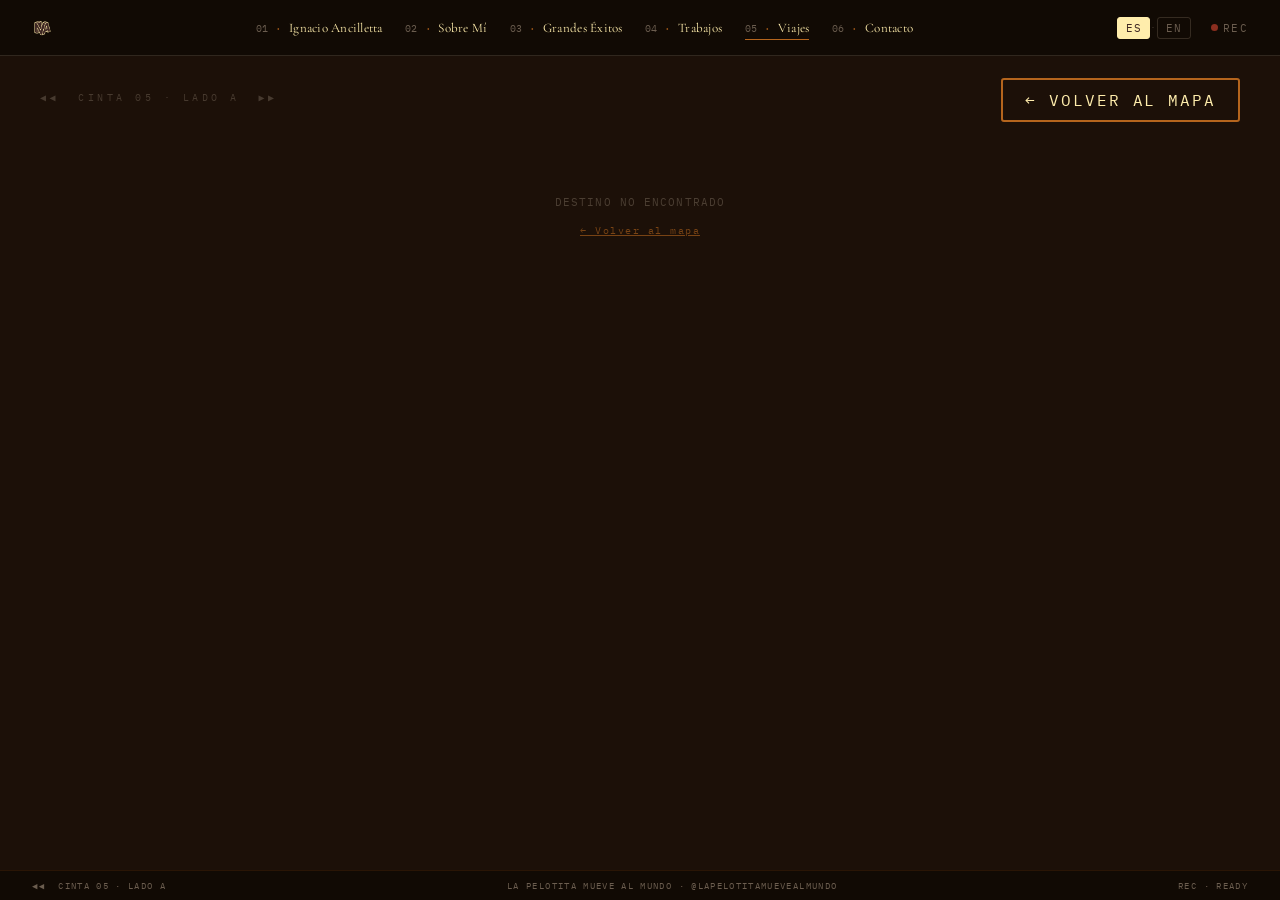
<file: destinos.html>
<!DOCTYPE html>
<html lang="es">
  <head>
    <meta charset="UTF-8" />
    <meta name="viewport" content="width=device-width, initial-scale=1.0" />
    <title>Destinos · La Pelotita Mueve al Mundo</title>

    <link rel="preconnect" href="https://fonts.googleapis.com" />
    <link rel="preconnect" href="https://fonts.gstatic.com" crossorigin />
    <link
      href="https://fonts.googleapis.com/css2?family=Cormorant+Garamond:ital,wght@0,300;0,400;0,500;0,600;1,300;1,400;1,500&family=IBM+Plex+Mono:ital,wght@0,300;0,400;0,500;1,300;1,400&display=swap"
      rel="stylesheet"
    />

    <style>
      :root {
        --color-bg:        #1C1008;
        --color-bg-deep:   #110A04;
        --color-text:      #FFEDAC;
        --color-accent:    #B5651D;
        --color-secondary: #6B5D4F;
        --color-rec:       #8B2E1F;
        --font-serif: 'Cormorant Garamond', Georgia, serif;
        --font-mono:  'IBM Plex Mono', 'Courier New', monospace;
      }
      *, *::before, *::after { box-sizing: border-box; margin: 0; padding: 0; }
      html {
        background-color: var(--color-bg);
        color: var(--color-text);
        font-family: var(--font-serif);
      }
    </style>

    <link rel="stylesheet" href="css/main.css" />
  </head>
  <body>

    <!-- ═══ NAV (misma que index) ═══════════════════════════════ -->
    <nav class="nav" role="navigation" aria-label="Navegación principal">

      <a href="index.html" class="nav__logo" aria-label="Ancilletta — Inicio">
        <img src="assets/img/Logo PNG transparente.png" alt="Ancilletta">
      </a>

      <!-- Collapsable mobile: links + controls -->
      <div class="nav__collapse" id="nav-collapse">

      <ul class="nav__links">
        <li>
          <a href="index.html#ignacio">
            <span class="nav__link-num">01</span>
            <span class="nav__link-sep">·</span>
            <span class="nav__link-label">Ignacio Ancilletta</span>
          </a>
        </li>
        <li>
          <a href="index.html#sobre-mi">
            <span class="nav__link-num">02</span>
            <span class="nav__link-sep">·</span>
            <span class="nav__link-label" data-es="Sobre Mí" data-en="About Me">Sobre Mí</span>
          </a>
        </li>
        <li>
          <a href="index.html#works">
            <span class="nav__link-num">03</span>
            <span class="nav__link-sep">·</span>
            <span class="nav__link-label" data-es="Grandes Éxitos" data-en="Greatest Hits">Grandes Éxitos</span>
          </a>
        </li>
        <li>
          <a href="index.html#trabajos">
            <span class="nav__link-num">04</span>
            <span class="nav__link-sep">·</span>
            <span class="nav__link-label" data-es="Trabajos" data-en="Work">Trabajos</span>
          </a>
        </li>
        <li>
          <a href="index.html#viajes" class="active">
            <span class="nav__link-num">05</span>
            <span class="nav__link-sep">·</span>
            <span class="nav__link-label" data-es="Viajes" data-en="Travels">Viajes</span>
          </a>
        </li>
        <li>
          <a href="index.html#contacto">
            <span class="nav__link-num">06</span>
            <span class="nav__link-sep">·</span>
            <span class="nav__link-label" data-es="Contacto" data-en="Contact">Contacto</span>
          </a>
        </li>
      </ul>

      <div class="nav__controls">
        <div class="nav__lang" role="group" aria-label="Idioma">
          <button class="nav__lang-opt active" data-lang="es" aria-pressed="true">ES</button>
          <span class="nav__lang-dot">·</span>
          <button class="nav__lang-opt" data-lang="en" aria-pressed="false">EN</button>
        </div>
        <div class="nav__rec" aria-label="Grabando">
          <span class="nav__rec-dot" aria-hidden="true"></span>
          <span class="nav__rec-label">REC</span>
        </div>
      </div>

      </div><!-- /.nav__collapse -->

      <button class="nav__hamburger" id="nav-hamburger" aria-label="Menú" aria-expanded="false">☰</button>

    </nav>

    <!-- ═══ CONTENIDO ══════════════════════════════════════════ -->
    <main class="destinos-page">

      <!-- Barra superior -->
      <div class="destinos__topbar">
        <span class="destinos__tape-label" data-es="◀◀&nbsp;&nbsp;CINTA 05 · LADO A&nbsp;&nbsp;▶▶" data-en="◀◀&nbsp;&nbsp;TAPE 05 · SIDE A&nbsp;&nbsp;▶▶">◀◀&nbsp;&nbsp;CINTA 05 · LADO A&nbsp;&nbsp;▶▶</span>
        <a href="index.html#viajes" class="destinos__back" data-es="← Volver al mapa" data-en="← Back to map">← Volver al mapa</a>
      </div>

      <!-- Contenido renderizado por JS -->
      <div id="destinos-content"></div>

    </main>

    <!-- Footer fijo -->
    <footer class="destinos__footer">
      <span data-es="◀◀&nbsp;&nbsp;CINTA 05 · LADO A" data-en="◀◀&nbsp;&nbsp;TAPE 05 · SIDE A">◀◀&nbsp;&nbsp;CINTA 05 · LADO A</span>
      <span>LA PELOTITA MUEVE AL MUNDO · @LAPELOTITAMUEVEALMUNDO</span>
      <span><span class="nav__rec-dot"></span>REC · READY</span>
    </footer>

    <script>
      // ── i18n ──────────────────────────────────────────────────
      let currentLang = 'es';
      function applyLang(lang) {
        currentLang = lang;
        document.documentElement.lang = lang;
        document.querySelectorAll('[data-es]').forEach(el => {
          el.textContent = lang === 'es' ? el.dataset.es : el.dataset.en;
        });
      }

      // ── Lang toggle ─────────────────────────────────────────
      const savedLang = localStorage.getItem('lang') || 'es';
      if (savedLang !== 'es') {
        const savedBtn = document.querySelector(`.nav__lang-opt[data-lang="${savedLang}"]`);
        if (savedBtn) {
          document.querySelectorAll('.nav__lang-opt').forEach(b => { b.classList.remove('active'); b.setAttribute('aria-pressed', 'false'); });
          savedBtn.classList.add('active');
          savedBtn.setAttribute('aria-pressed', 'true');
        }
        applyLang(savedLang);
      }

      document.querySelectorAll('.nav__lang-opt').forEach(btn => {
        btn.addEventListener('click', () => {
          document.querySelectorAll('.nav__lang-opt').forEach(b => {
            b.classList.remove('active');
            b.setAttribute('aria-pressed', 'false');
          });
          btn.classList.add('active');
          btn.setAttribute('aria-pressed', 'true');
          localStorage.setItem('lang', btn.dataset.lang);
          applyLang(btn.dataset.lang);
        });
      });

      // ── Datos de destinos ───────────────────────────────────
      const DESTINOS = {
        australia: {
          nombre:  'Australia',
          flag:    'au',
          video:   'assets/video/Australia.mp4',
          fotos: [
            { src: 'assets/img/Australia1.jpeg', alt: 'Opera House' },
            { src: 'assets/img/Australia2.jpeg', alt: 'Byron Bay faro' },
            { src: 'assets/img/Australia3.jpeg', alt: 'Costa Byron Bay' },
            { src: 'assets/img/Australia4.jpeg', alt: 'Australian Open' },
          ],
        },
        indonesia: {
          nombre:  'Indonesia',
          flag:    'id',
          video:   'assets/video/Indonesia.mp4',
          fotos: [
            { src: 'assets/img/Indonesia1.jpeg', alt: 'Ferry' },
            { src: 'assets/img/Indonesia2.jpeg', alt: 'Monos Ubud' },
            { src: 'assets/img/Indonesia3.jpeg', alt: 'Especias Bali' },
            { src: 'assets/img/Indonesia4.jpeg', alt: 'Arrozales Tegallalang' },
          ],
        },
        singapur: {
          nombre:  'Singapur',
          flag:    'sg',
          video:   'assets/video/Singapur.mp4',
          fotos: [
            { src: 'assets/img/Singapur1.jpeg', alt: 'Mezquita Sultan' },
            { src: 'assets/img/Singapur2.jpeg', alt: 'Marina Bay ArtScience' },
            { src: 'assets/img/Singapur3.jpeg', alt: 'The Shoppes' },
            { src: 'assets/img/Singapur4.jpeg', alt: 'Marina Bay Sands noche' },
          ],
        },
        malasia: {
          nombre:  'Malasia',
          flag:    'my',
          video:   'assets/video/Malasia.mp4',
          fotos: [
            { src: 'assets/img/Malasia1.jpeg', alt: 'Batu Caves estatua' },
            { src: 'assets/img/Malasia2.jpeg', alt: 'Batu Caves interior' },
            { src: 'assets/img/Malasia3.jpeg', alt: 'Partido fútbol' },
            { src: 'assets/img/Malasia4.jpeg', alt: 'Kuala Lumpur' },
          ],
        },
        tailandia: {
          nombre:  'Tailandia',
          flag:    'th',
          video:   'assets/video/Tailandia.mp4',
          fotos: [
            { src: 'assets/img/Tailandia1.jpeg', alt: 'Templo Chiang Mai' },
            { src: 'assets/img/Tailandia2.jpeg', alt: 'Doi Inthanon' },
            { src: 'assets/img/Tailandia3.jpeg', alt: 'Flores' },
            { src: 'assets/img/Tailandia4.jpeg', alt: 'Phi Phi atardecer' },
          ],
        },
        vietnam: {
          nombre:  'Vietnam',
          flag:    'vn',
          video:   'assets/video/Vietnam.mp4',
          fotos: [
            { src: 'assets/img/Vietnam1.jpeg', alt: 'Ha Giang ruta' },
            { src: 'assets/img/Vietnam2.jpeg', alt: 'Templo flores' },
            { src: 'assets/img/Vietnam3.jpeg', alt: 'Ha Giang drone' },
            { src: 'assets/img/Vietnam4.jpeg', alt: 'Barcos río' },
          ],
        },
        china: {
          nombre:  'China',
          flag:    'cn',
          video:   'assets/video/China.mp4',
          fotos: [
            { src: 'assets/img/China1.jpeg', alt: 'Pagoda Zhang Jiajie' },
            { src: 'assets/img/China2.jpeg', alt: 'Fenghuang puente' },
            { src: 'assets/img/China3.jpeg', alt: 'Tianmen escaleras' },
            { src: 'assets/img/China4.jpeg', alt: 'Fenghuang bote rojo' },
          ],
        },
        japon: {
          nombre:  'Japón',
          flag:    'jp',
          video:   'assets/video/Japón.mp4',
          fotos: [
            { src: 'assets/img/Japon1.jpeg', alt: 'Tokyo Tower' },
            { src: 'assets/img/Japon2.jpeg', alt: 'Takeshita Street' },
            { src: 'assets/img/Japon3.jpeg', alt: 'Tsukiji lluvia' },
            { src: 'assets/img/Japon4.jpeg', alt: 'Skyline Tokyo' },
          ],
        },
        holanda: {
          nombre:  'Holanda',
          flag:    'nl',
          video:   'assets/video/Amsterdam.mp4',
          fotos: [
            { src: 'assets/img/Holanda1.jpeg', alt: 'Holanda' },
            { src: 'assets/img/Holanda2.jpeg', alt: 'Holanda' },
            { src: 'assets/img/Holanda3.jpg',  alt: 'Holanda' },
            { src: 'assets/img/Holanda4.JPG',  alt: 'Holanda' },
          ],
        },
        eslovaquia: {
          nombre:  'Eslovaquia',
          flag:    'sk',
          video:   'assets/video/Bratislava.mp4',
          fotos: [
            { src: 'assets/img/Eslovaquia1.jpg', alt: 'Eslovaquia' },
            { src: 'assets/img/Eslovaquia2.jpg', alt: 'Eslovaquia' },
            { src: 'assets/img/Eslovaquia3.jpg', alt: 'Eslovaquia' },
            { src: 'assets/img/Eslovaquia4.jpg', alt: 'Eslovaquia' },
          ],
        },
        hungria: {
          nombre:  'Hungría',
          flag:    'hu',
          video:   'assets/video/Hungria.mp4',
          fotos: [
            { src: 'assets/img/Hungria1.jpg', alt: 'Hungría' },
            { src: 'assets/img/Hungria2.jpg', alt: 'Hungría' },
            { src: 'assets/img/Hungria3.jpg', alt: 'Hungría' },
            { src: 'assets/img/Hungria4.jpg', alt: 'Hungría' },
          ],
        },
        macedonia: {
          nombre:  'Macedonia',
          flag:    'mk',
          video:   'assets/video/Macedonia.mp4',
          fotos: [
            { src: 'assets/img/Macedonia1.jpg', alt: 'Macedonia' },
            { src: 'assets/img/Macedonia2.jpg', alt: 'Macedonia' },
            { src: 'assets/img/Macedonia3.jpg', alt: 'Macedonia' },
            { src: 'assets/img/Macedonia4.jpg', alt: 'Macedonia' },
          ],
        },
      };

      // ── Render ──────────────────────────────────────────────
      function corner(pos) {
        return `<div class="slide-frame__corner slide-frame__corner--${pos}"></div>`;
      }

      function renderDestino(d) {
        const fotosHTML = d.fotos.map(f => `
          <div class="destinos__foto-frame">
            ${corner('tl')}${corner('tr')}${corner('bl')}${corner('br')}
            <img src="${f.src}" alt="${f.alt}" class="destinos__foto-img" loading="lazy">
          </div>
        `).join('');

        return `
          <div class="destinos__hero">
            <h1 class="destinos__country-name">${d.nombre}</h1>
            <img
              src="https://flagcdn.com/w80/${d.flag}.png"
              alt="Bandera de ${d.nombre}"
              class="destinos__flag-img"
            >
          </div>

          <div class="destinos__content">
            <div class="destinos__video-wrap">
              <video
                class="destinos__video"
                src="${d.video}?v=${Date.now()}"
                controls
                preload="metadata"
              ></video>
            </div>
            <div class="destinos__fotos">
              ${fotosHTML}
            </div>
          </div>
        `;
      }

      // ── Init ────────────────────────────────────────────────
      const params = new URLSearchParams(window.location.search);
      const pais   = params.get('pais');
      const data   = DESTINOS[pais];
      const container = document.getElementById('destinos-content');

      if (data) {
        document.title = `${data.nombre} · La Pelotita Mueve al Mundo`;
        container.innerHTML = renderDestino(data);
      } else {
        container.innerHTML = `
          <div class="destinos__not-found">
            DESTINO NO ENCONTRADO<br><br>
            <a href="index.html#viajes" style="color:var(--color-accent);font-family:var(--font-mono);font-size:10px;letter-spacing:.15em;">← Volver al mapa</a>
          </div>
        `;
      }
      // ── Nav hamburger mobile ────────────────────────────
      const navEl2        = document.querySelector('.nav');
      const navHamburger2 = document.getElementById('nav-hamburger');
      const navCollapseEl2 = document.getElementById('nav-collapse');

      if (navHamburger2 && navCollapseEl2) {
        navHamburger2.addEventListener('click', (e) => {
          e.stopPropagation();
          const isOpen = navEl2.classList.toggle('nav--open');
          navHamburger2.setAttribute('aria-expanded', String(isOpen));
        });

        navCollapseEl2.querySelectorAll('a').forEach(link => {
          link.addEventListener('click', () => {
            navEl2.classList.remove('nav--open');
            navHamburger2.setAttribute('aria-expanded', 'false');
          });
        });

        document.addEventListener('click', (e) => {
          if (!navEl2.contains(e.target)) {
            navEl2.classList.remove('nav--open');
            navHamburger2.setAttribute('aria-expanded', 'false');
          }
        });
      }
    </script>
  </body>
</html>
</file>
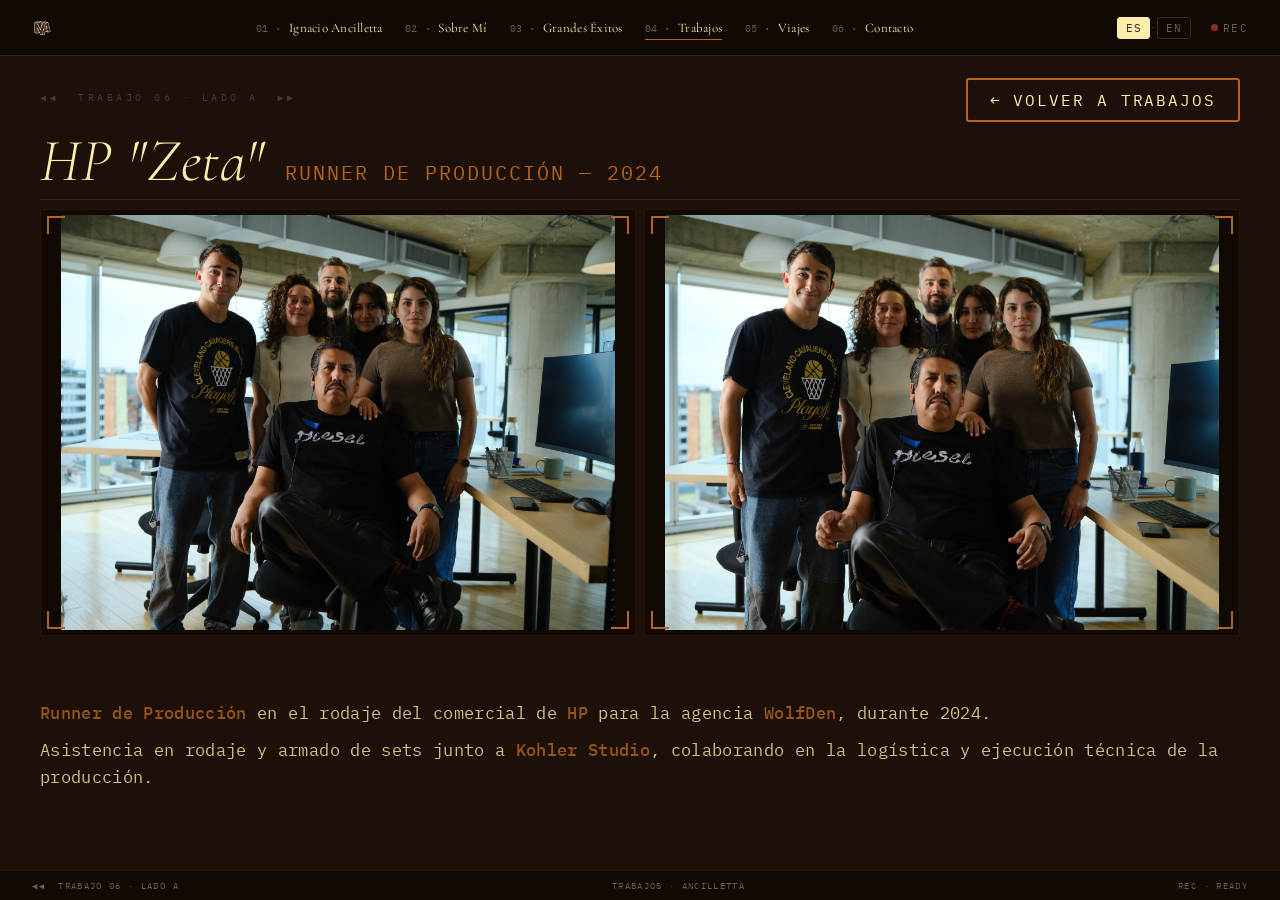
<file: trabajo-hp-zeta.html>
<!DOCTYPE html>
<html lang="es">
  <head>
    <meta charset="UTF-8" />
    <meta name="viewport" content="width=device-width, initial-scale=1.0" />
    <title>HP "Zeta" · Trabajos · Ancilletta</title>

    <link rel="preconnect" href="https://fonts.googleapis.com" />
    <link rel="preconnect" href="https://fonts.gstatic.com" crossorigin />
    <link
      href="https://fonts.googleapis.com/css2?family=Cormorant+Garamond:ital,wght@0,300;0,400;0,500;0,600;1,300;1,400;1,500&family=IBM+Plex+Mono:ital,wght@0,300;0,400;0,500;1,300;1,400&display=swap"
      rel="stylesheet"
    />

    <style>
      :root {
        --color-bg:        #1C1008;
        --color-bg-deep:   #110A04;
        --color-text:      #FFEDAC;
        --color-accent:    #B5651D;
        --color-secondary: #6B5D4F;
        --color-rec:       #8B2E1F;
        --font-serif: 'Cormorant Garamond', Georgia, serif;
        --font-mono:  'IBM Plex Mono', 'Courier New', monospace;
      }
      *, *::before, *::after { box-sizing: border-box; margin: 0; padding: 0; }
      html {
        background-color: var(--color-bg);
        color: var(--color-text);
        font-family: var(--font-serif);
      }
    </style>

    <link rel="stylesheet" href="css/main.css" />
  </head>
  <body>

    <!-- ═══ NAV (misma que index) ═══════════════════════════════ -->
    <nav class="nav" role="navigation" aria-label="Navegación principal">

      <a href="index.html" class="nav__logo" aria-label="Ancilletta — Inicio">
        <img src="assets/img/Logo PNG transparente.png" alt="Ancilletta">
      </a>

      <!-- Collapsable mobile: links + controls -->
      <div class="nav__collapse" id="nav-collapse">

      <ul class="nav__links">
        <li>
          <a href="index.html#ignacio">
            <span class="nav__link-num">01</span>
            <span class="nav__link-sep">·</span>
            <span class="nav__link-label">Ignacio Ancilletta</span>
          </a>
        </li>
        <li>
          <a href="index.html#sobre-mi">
            <span class="nav__link-num">02</span>
            <span class="nav__link-sep">·</span>
            <span class="nav__link-label" data-es="Sobre Mí" data-en="About Me">Sobre Mí</span>
          </a>
        </li>
        <li>
          <a href="index.html#works">
            <span class="nav__link-num">03</span>
            <span class="nav__link-sep">·</span>
            <span class="nav__link-label" data-es="Grandes Éxitos" data-en="Greatest Hits">Grandes Éxitos</span>
          </a>
        </li>
        <li>
          <a href="index.html#trabajos" class="active">
            <span class="nav__link-num">04</span>
            <span class="nav__link-sep">·</span>
            <span class="nav__link-label" data-es="Trabajos" data-en="Work">Trabajos</span>
          </a>
        </li>
        <li>
          <a href="index.html#viajes">
            <span class="nav__link-num">05</span>
            <span class="nav__link-sep">·</span>
            <span class="nav__link-label" data-es="Viajes" data-en="Travels">Viajes</span>
          </a>
        </li>
        <li>
          <a href="index.html#contacto">
            <span class="nav__link-num">06</span>
            <span class="nav__link-sep">·</span>
            <span class="nav__link-label" data-es="Contacto" data-en="Contact">Contacto</span>
          </a>
        </li>
      </ul>

      <div class="nav__controls">
        <div class="nav__lang" role="group" aria-label="Idioma">
          <button class="nav__lang-opt active" data-lang="es" aria-pressed="true">ES</button>
          <span class="nav__lang-dot">·</span>
          <button class="nav__lang-opt" data-lang="en" aria-pressed="false">EN</button>
        </div>
        <div class="nav__rec" aria-label="Grabando">
          <span class="nav__rec-dot" aria-hidden="true"></span>
          <span class="nav__rec-label">REC</span>
        </div>
      </div>

      </div><!-- /.nav__collapse -->

      <button class="nav__hamburger" id="nav-hamburger" aria-label="Menú" aria-expanded="false">☰</button>

    </nav>

    <!-- ═══ CONTENIDO ══════════════════════════════════════════ -->
    <main class="trabajo-page">

      <!-- Barra superior -->
      <div class="destinos__topbar">
        <span class="destinos__tape-label" data-es="◀◀&nbsp;&nbsp;TRABAJO 06 · LADO A&nbsp;&nbsp;▶▶" data-en="◀◀&nbsp;&nbsp;WORK 06 · SIDE A&nbsp;&nbsp;▶▶">◀◀&nbsp;&nbsp;TRABAJO 06 · LADO A&nbsp;&nbsp;▶▶</span>
        <a href="index.html#trabajos" class="destinos__back" data-es="← Volver a Trabajos" data-en="← Back to Work">← Volver a Trabajos</a>
      </div>

      <!-- Hero -->
      <div class="trabajo__hero">
        <h1 class="trabajo__title">HP "Zeta"</h1>
        <span class="trabajo__role" data-es="Runner de Producción — 2024" data-en="Production Runner — 2024">Runner de Producción — 2024</span>
      </div>

      <!-- Contenido -->
      <div class="trabajo__content trabajo__content--zones">
        <div class="trabajo__media" style="grid-template-columns: 1fr;">

          <!-- Sin videos todavía: solo fotos, a todo el ancho -->
          <div class="trabajo__media-left">
            <div class="destinos__foto-frame">
              <div class="slide-frame__corner slide-frame__corner--tl"></div>
              <div class="slide-frame__corner slide-frame__corner--tr"></div>
              <div class="slide-frame__corner slide-frame__corner--bl"></div>
              <div class="slide-frame__corner slide-frame__corner--br"></div>
              <img src="assets/img/HP 1.jpeg" alt="HP Zeta" class="destinos__foto-img" loading="lazy">
            </div>
            <div class="destinos__foto-frame">
              <div class="slide-frame__corner slide-frame__corner--tl"></div>
              <div class="slide-frame__corner slide-frame__corner--tr"></div>
              <div class="slide-frame__corner slide-frame__corner--bl"></div>
              <div class="slide-frame__corner slide-frame__corner--br"></div>
              <img src="assets/img/HP 2.jpeg" alt="HP Zeta" class="destinos__foto-img" loading="lazy">
            </div>
          </div>

        </div>

        <!-- Texto descriptivo: ancho completo -->
        <div class="trabajo__desc-row">
          <p class="trabajo__desc" data-es="<strong>Runner de Producción</strong> en el rodaje del comercial de <strong>HP</strong> para la agencia <strong>WolfDen</strong>, durante 2024." data-en="<strong>Production Runner</strong> on the shoot of the <strong>HP</strong> commercial for the <strong>WolfDen</strong> agency, during 2024."><strong>Runner de Producción</strong> en el rodaje del comercial de <strong>HP</strong> para la agencia <strong>WolfDen</strong>, durante 2024.</p>
          <p class="trabajo__desc" data-es="Asistencia en rodaje y armado de sets junto a <strong>Kohler Studio</strong>, colaborando en la logística y ejecución técnica de la producción." data-en="On-set assistance and set building alongside <strong>Kohler Studio</strong>, supporting the logistics and technical execution of the production.">Asistencia en rodaje y armado de sets junto a <strong>Kohler Studio</strong>, colaborando en la logística y ejecución técnica de la producción.</p>
        </div>
      </div>

    </main>

    <!-- Footer fijo -->
    <footer class="destinos__footer">
      <span data-es="◀◀&nbsp;&nbsp;TRABAJO 06 · LADO A" data-en="◀◀&nbsp;&nbsp;WORK 06 · SIDE A">◀◀&nbsp;&nbsp;TRABAJO 06 · LADO A</span>
      <span>TRABAJOS · ANCILLETTA</span>
      <span><span class="nav__rec-dot"></span>REC · READY</span>
    </footer>

    <script>
      // ── i18n ──────────────────────────────────────────────────
      let currentLang = 'es';
      function applyLang(lang) {
        currentLang = lang;
        document.documentElement.lang = lang;
        document.querySelectorAll('[data-es]').forEach(el => {
          el.innerHTML = lang === 'es' ? el.dataset.es : el.dataset.en;
        });
      }

      // ── Lang toggle ─────────────────────────────────────────
      const savedLang = localStorage.getItem('lang') || 'es';
      if (savedLang !== 'es') {
        const savedBtn = document.querySelector(`.nav__lang-opt[data-lang="${savedLang}"]`);
        if (savedBtn) {
          document.querySelectorAll('.nav__lang-opt').forEach(b => { b.classList.remove('active'); b.setAttribute('aria-pressed', 'false'); });
          savedBtn.classList.add('active');
          savedBtn.setAttribute('aria-pressed', 'true');
        }
        applyLang(savedLang);
      }

      document.querySelectorAll('.nav__lang-opt').forEach(btn => {
        btn.addEventListener('click', () => {
          document.querySelectorAll('.nav__lang-opt').forEach(b => {
            b.classList.remove('active');
            b.setAttribute('aria-pressed', 'false');
          });
          btn.classList.add('active');
          btn.setAttribute('aria-pressed', 'true');
          localStorage.setItem('lang', btn.dataset.lang);
          applyLang(btn.dataset.lang);
        });
      });

      // ── Nav hamburger mobile ────────────────────────────
      const navEl2         = document.querySelector('.nav');
      const navHamburger2  = document.getElementById('nav-hamburger');
      const navCollapseEl2 = document.getElementById('nav-collapse');

      if (navHamburger2 && navCollapseEl2) {
        navHamburger2.addEventListener('click', (e) => {
          e.stopPropagation();
          const isOpen = navEl2.classList.toggle('nav--open');
          navHamburger2.setAttribute('aria-expanded', String(isOpen));
        });

        navCollapseEl2.querySelectorAll('a').forEach(link => {
          link.addEventListener('click', () => {
            navEl2.classList.remove('nav--open');
            navHamburger2.setAttribute('aria-expanded', 'false');
          });
        });

        document.addEventListener('click', (e) => {
          if (!navEl2.contains(e.target)) {
            navEl2.classList.remove('nav--open');
            navHamburger2.setAttribute('aria-expanded', 'false');
          }
        });
      }
    </script>
  </body>
</html>
</file>
<file: css/main.css>
/* ─── NAV ─────────────────────────────────────────────────── */

.nav {
  position: fixed;
  top: 0;
  left: 0;
  width: 100%;
  z-index: 100;
  background-color: var(--color-bg-deep);
  border-bottom: 1px solid rgba(107, 93, 79, 0.35);
  display: flex;
  align-items: center;
  padding: 0 2rem;
  height: 56px;
  gap: 2rem;
}

/* ── Logo ── */
.nav__logo {
  font-family: var(--font-serif);
  font-weight: 500;
  font-size: 1.45rem;
  letter-spacing: 0.12em;
  color: var(--color-text);
  text-decoration: none;
  flex-shrink: 0;
  line-height: 1;
  user-select: none;
}

.nav__logo img {
  display: block;
  height: 36px;
  width: auto;
}

/* ── Center links ── */
.nav__links {
  display: flex;
  align-items: center;
  gap: 0.15rem;
  list-style: none;
  flex: 1;
  justify-content: center;
}

.nav__links li a {
  display: inline-flex;
  align-items: baseline;
  gap: 0.35em;
  text-decoration: none;
  padding: 4px 10px;
  white-space: nowrap;
  position: relative;
}

.nav__links li a::after {
  content: '';
  position: absolute;
  bottom: 0;
  left: 10px;
  right: 10px;
  height: 1px;
  background-color: var(--color-accent);
  transform: scaleX(0);
  transform-origin: left;
  transition: transform 0.25s ease;
}

.nav__links li a:hover::after,
.nav__links li a.active::after {
  transform: scaleX(1);
}

.nav__link-num {
  font-family: var(--font-mono);
  font-size: 10px;
  font-weight: 400;
  color: var(--color-secondary);
  letter-spacing: 0.04em;
}

.nav__link-sep {
  font-family: var(--font-mono);
  font-size: 11px;
  color: var(--color-accent);
  margin: 0 0.1em;
  opacity: 0.8;
}

.nav__link-label {
  font-family: var(--font-serif);
  font-size: 13px;
  font-weight: 400;
  color: var(--color-text);
  letter-spacing: 0.02em;
  transition: color 0.2s ease;
}

.nav__links li a:hover .nav__link-label {
  color: var(--color-accent);
}

/* ── Right cluster ── */
.nav__controls {
  display: flex;
  align-items: center;
  gap: 1.25rem;
  flex-shrink: 0;
}

/* Lang toggle */
.nav__lang {
  display: flex;
  align-items: center;
  gap: 0;
  font-family: var(--font-mono);
  font-size: 11px;
  letter-spacing: 0.08em;
  background: none;
  border: none;
  cursor: pointer;
  padding: 0;
}

.nav__lang-opt {
  background: transparent;
  border: 1px solid rgba(107, 93, 79, 0.4);
  color: #6B5D4F;
  padding: 3px 8px;
  border-radius: 3px;
  font-family: var(--font-mono);
  font-size: 11px;
  letter-spacing: 0.08em;
  cursor: pointer;
  transition: background 0.2s, color 0.2s, border-color 0.2s;
}

.nav__lang-opt.active {
  background-color: #FFEDAC;
  color: #3E2723;
  border-color: #FFEDAC;
}

.nav__lang-dot {
  color: var(--color-secondary);
  opacity: 0.5;
  font-size: 10px;
}

/* Mute button */
.nav__mute {
  display: flex;
  align-items: center;
  gap: 0.4em;
  font-family: var(--font-mono);
  font-size: 11px;
  letter-spacing: 0.1em;
  color: var(--color-secondary);
  background: none;
  border: none;
  cursor: pointer;
  padding: 4px 0;
  transition: color 0.2s ease;
}

.nav__mute:hover {
  color: var(--color-text);
}

.nav__mute-icon {
  width: 14px;
  height: 14px;
  display: flex;
  align-items: center;
  justify-content: center;
  flex-shrink: 0;
}

/* speaker icon bars */
.nav__mute-icon svg {
  width: 14px;
  height: 14px;
  fill: none;
  stroke: currentColor;
  stroke-width: 1.5;
  stroke-linecap: round;
  stroke-linejoin: round;
}

/* REC indicator */
.nav__rec {
  display: flex;
  align-items: center;
  gap: 0.45em;
  font-family: var(--font-mono);
  font-size: 11px;
  letter-spacing: 0.12em;
  user-select: none;
}

.nav__rec-dot {
  width: 7px;
  height: 7px;
  border-radius: 50%;
  background-color: var(--color-rec);
  flex-shrink: 0;
  animation: rec-blink 1.6s ease-in-out infinite;
}

.nav__rec-label {
  color: var(--color-secondary);
}

/* Nav collapse wrapper — flex container transparente en desktop */
.nav__collapse {
  display: flex;
  align-items: center;
  flex: 1;
  gap: 2rem;
  min-width: 0;
}

/* Hamburger — oculto en desktop */
.nav__hamburger {
  display: none;
  align-items: center;
  justify-content: center;
  background: none;
  border: none;
  color: var(--color-text);
  font-size: 20px;
  line-height: 1;
  cursor: pointer;
  padding: 4px 8px;
  flex-shrink: 0;
}

@keyframes rec-blink {
  0%, 100% { opacity: 1; }
  50%       { opacity: 0.1; }
}

/* ─── BODY OFFSET ─────────────────────────────────────────── */
body {
  padding-top: 56px;
}

/* Offset para nav fija en todos los anchors */
section[id] {
  scroll-margin-top: 56px;
}

/* ═══════════════════════════════════════════════════════════
   SECCIÓN 01 · HERO
═══════════════════════════════════════════════════════════ */

.hero {
  position: relative;
  height: calc(100vh - 56px);
  display: flex;
  flex-direction: column;
  align-items: center;
  justify-content: center;
  gap: 1rem;
  padding: 1.5rem 3rem 56px;
  background: var(--color-bg);
  overflow: hidden;
}

/* Grain de película sobre todo el hero */
.hero::before {
  content: '';
  position: absolute;
  inset: 0;
  background-image: url("data:image/svg+xml,%3Csvg viewBox='0 0 256 256' xmlns='http://www.w3.org/2000/svg'%3E%3Cfilter id='g'%3E%3CfeTurbulence type='fractalNoise' baseFrequency='0.85' numOctaves='4' stitchTiles='stitch'/%3E%3C/filter%3E%3Crect width='100%25' height='100%25' filter='url(%23g)'/%3E%3C/svg%3E");
  background-size: 180px 180px;
  opacity: 0.03;
  pointer-events: none;
  z-index: 0;
}

.hero > * { position: relative; z-index: 1; }

/* A · Etiqueta de cinta ────────────────────────────────── */

.hero__tape-label {
  font-family: var(--font-mono);
  font-size: 10px;
  letter-spacing: 0.35em;
  color: var(--color-secondary);
  text-transform: uppercase;
  opacity: 0.6;
  user-select: none;
}

/* ─── TV Sony Trinitron ─────────────────────────────────── */

.tv {
  cursor: pointer;
  user-select: none;
  display: flex;
  flex-direction: column;
  align-items: center;
  outline: none;
}

.tv:focus-visible .tv__cabinet {
  box-shadow:
    0 0 0 2px var(--color-accent),
    4px 6px 28px rgba(0,0,0,0.85),
    inset 0 1px 0 rgba(255,255,255,0.04);
}

.tv__cabinet {
  width: 380px;
  background: linear-gradient(155deg, #3e1f0a 0%, #2a1505 55%, #1c0d02 100%);
  border-radius: 18px 18px 8px 8px;
  border: 1px solid #4a2510;
  box-shadow:
    0 0 0 1px #150800,
    4px 6px 28px rgba(0,0,0,0.85),
    inset 0 1px 0 rgba(255,255,255,0.04);
  padding: 18px 18px 14px;
}

.tv__bezel {
  background: #150900;
  border-radius: 8px;
  padding: 10px;
  border: 1px solid #0d0500;
  box-shadow: inset 0 2px 10px rgba(0,0,0,0.95);
}

.tv__screen {
  position: relative;
  width: 100%;
  aspect-ratio: 4 / 3;
  background: #060a05;
  border-radius: 5px;
  overflow: hidden;
  box-shadow:
    inset 0 0 50px rgba(0,0,0,0.9),
    inset 0 0 100px rgba(0,6,0,0.5),
    0 0 16px rgba(181,101,29,0.04);
  transition: box-shadow 0.5s ease;
}

/* Líneas de escaneo CRT */
.tv__scanlines {
  position: absolute;
  inset: 0;
  background: repeating-linear-gradient(
    to bottom,
    transparent 0px,
    transparent 2px,
    rgba(0,0,0,0.22) 2px,
    rgba(0,0,0,0.22) 4px
  );
  pointer-events: none;
  z-index: 3;
  transition: opacity 0.4s ease;
}

/* Ruido estático */
.tv__noise {
  position: absolute;
  inset: -10%;
  z-index: 2;
  opacity: 0.055;
  animation: tv-noise 0.1s steps(1) infinite;
  background-image: url("data:image/svg+xml,%3Csvg viewBox='0 0 200 150' xmlns='http://www.w3.org/2000/svg'%3E%3Cfilter id='n'%3E%3CfeTurbulence type='fractalNoise' baseFrequency='0.72' numOctaves='4' stitchTiles='stitch'/%3E%3C/filter%3E%3Crect width='100%25' height='100%25' filter='url(%23n)'/%3E%3C/svg%3E");
  background-size: cover;
}

@keyframes tv-noise {
  0%   { transform: translate(0, 0)    scale(1.1); }
  25%  { transform: translate(-3px, 2px) scale(1.1); }
  50%  { transform: translate(2px, -2px) scale(1.1); }
  75%  { transform: translate(-1px, 3px) scale(1.1); }
  100% { transform: translate(3px, -1px) scale(1.1); }
}

/* Texto ▶ PLAY */
.tv__play-prompt {
  position: absolute;
  inset: 0;
  display: flex;
  align-items: center;
  justify-content: center;
  font-family: var(--font-mono);
  font-size: 17px;
  letter-spacing: 0.3em;
  color: #c87a28;
  text-shadow:
    0 0 8px  rgba(200,122,40,0.9),
    0 0 24px rgba(181,101,29,0.6),
    0 0 60px rgba(181,101,29,0.25);
  z-index: 4;
  animation: play-pulse 2.8s ease-in-out infinite;
  transition: opacity 0.3s ease;
}

@keyframes play-pulse {
  0%, 100% { opacity: 1; }
  50%       { opacity: 0.45; }
}

/* Overlay "SHOWREEL CARGANDO..." (activo con .tv--playing) */
.tv__playing-overlay {
  position: absolute;
  inset: 0;
  background: #020602;
  display: flex;
  align-items: center;
  justify-content: center;
  text-align: center;
  font-family: var(--font-mono);
  font-size: 12px;
  letter-spacing: 0.2em;
  color: #72b050;
  text-shadow: 0 0 14px rgba(114,176,80,0.7);
  line-height: 2;
  z-index: 5;
  opacity: 0;
  pointer-events: none;
  transition: opacity 0.45s ease;
}

/* Estado TV encendida */
.tv--playing .tv__play-prompt     { opacity: 0; }
.tv--playing .tv__playing-overlay { opacity: 1; }
.tv--playing .tv__scanlines       { opacity: 0.25; }
.tv--playing .tv__screen {
  box-shadow:
    inset 0 0 30px rgba(0,0,0,0.5),
    0 0 24px rgba(114,176,80,0.18),
    0 0 60px rgba(114,176,80,0.08);
}

/* Backdrop oscuro cuando TV reproduce */
.tv__backdrop {
  position: fixed;
  inset: 0;
  background: rgba(0, 0, 0, 0.9);
  z-index: 149;
  opacity: 0;
  pointer-events: none;
  transition: opacity 0.4s ease;
}

.tv__backdrop.active {
  opacity: 1;
  pointer-events: auto;
}

/* TV expandida cuando reproduce */
.tv--has-video {
  position: fixed !important;
  top: 50%;
  left: 50%;
  transform: translate(-50%, -50%) !important;
  z-index: 150;
  width: min(70vw, 1100px);
  cursor: default;
}

.tv--has-video .tv__cabinet {
  width: 100%;
}

.tv--has-video .tv__screen {
  aspect-ratio: 16 / 9;
}

.tv--has-video .tv__stand {
  width: 100%;
  padding: 0 8%;
}

@media (max-width: 768px) {
  .tv--has-video {
    width: 100vw;
  }
}

/* Video dentro de la pantalla */
.tv__video {
  position: absolute;
  inset: 0;
  width: 100%;
  height: 100%;
  object-fit: contain;
  background: #000;
  border-radius: 5px;
  z-index: 6;
  opacity: 0;
  pointer-events: none;
  transition: opacity 0.45s ease;
}

.tv--has-video .tv__video {
  opacity: 1;
  pointer-events: auto;
}

.tv--has-video {
  cursor: default;
}

/* Controles sobre el video */
.tv__video-controls {
  position: absolute;
  bottom: 0;
  left: 0;
  right: 0;
  display: flex;
  align-items: center;
  justify-content: space-between;
  padding: 10px 12px;
  background: linear-gradient(to top, rgba(0,0,0,0.8) 0%, transparent 100%);
  z-index: 7;
  opacity: 0;
  pointer-events: none;
  transition: opacity 0.3s ease;
}

.tv--has-video .tv__video-controls {
  opacity: 1;
  pointer-events: auto;
}

.tv__ctrl-btn {
  background: transparent;
  border: 1px solid rgba(255,237,172,0.35);
  color: var(--color-text);
  font-family: var(--font-mono);
  font-size: 10px;
  letter-spacing: 0.12em;
  padding: 4px 10px;
  cursor: pointer;
  border-radius: 2px;
  transition: background 0.2s, border-color 0.2s;
  line-height: 1;
}

.tv__ctrl-btn:hover {
  background: rgba(255,237,172,0.12);
  border-color: rgba(255,237,172,0.65);
}

/* Modal Showreel (fallback) */
.showreel-modal {
  position: fixed;
  inset: 0;
  z-index: 200;
  display: flex;
  align-items: center;
  justify-content: center;
  opacity: 0;
  pointer-events: none;
  transition: opacity 0.3s ease;
}

.showreel-modal.open {
  opacity: 1;
  pointer-events: auto;
}

.showreel-modal__backdrop {
  position: absolute;
  inset: 0;
  background: rgba(0, 0, 0, 0.88);
}

.showreel-modal__inner {
  position: relative;
  width: min(90vw, 920px);
  z-index: 1;
}

.showreel-modal__close {
  position: absolute;
  top: -42px;
  right: 0;
  background: transparent;
  border: 1px solid rgba(255,237,172,0.35);
  color: var(--color-text);
  font-family: var(--font-mono);
  font-size: 10px;
  letter-spacing: 0.14em;
  padding: 6px 14px;
  cursor: pointer;
  border-radius: 2px;
  transition: background 0.2s, border-color 0.2s;
}

.showreel-modal__close:hover {
  background: rgba(255,237,172,0.1);
  border-color: rgba(255,237,172,0.6);
}

.showreel-modal__video {
  width: 100%;
  display: block;
  border-radius: 3px;
  box-shadow: 0 0 80px rgba(0,0,0,0.95);
}

/* Barra inferior del TV (grilla + marca + botones) */
.tv__bottom-bar {
  display: flex;
  align-items: center;
  justify-content: space-between;
  margin-top: 12px;
  padding: 0 2px;
}

/* Grilla del parlante — patrón de puntos */
.tv__grille {
  width: 76px;
  height: 24px;
  background-image: radial-gradient(circle, rgba(90,48,20,0.7) 1px, transparent 1px);
  background-size: 6px 6px;
}

/* Placa de marca */
.tv__brand-plate {
  font-family: var(--font-mono);
  font-size: 7.5px;
  letter-spacing: 0.3em;
  color: #4a2a10;
  text-transform: uppercase;
  user-select: none;
}

/* Perillas */
.tv__knobs {
  display: flex;
  gap: 9px;
  align-items: center;
}

.tv__knob {
  width: 17px;
  height: 17px;
  border-radius: 50%;
  background: radial-gradient(circle at 35% 30%, #5e3018, #190900);
  border: 1px solid #3e1e08;
  box-shadow: 0 1px 3px rgba(0,0,0,0.9), inset 0 1px 0 rgba(255,255,255,0.03);
  position: relative;
}

.tv__knob::after {
  content: '';
  position: absolute;
  top: 50%;
  left: 50%;
  transform: translate(-50%, -50%) rotate(-40deg);
  width: 1.5px;
  height: 6px;
  background: #6e3c1c;
  border-radius: 1px;
}

/* Patas del TV */
.tv__stand {
  display: flex;
  justify-content: space-between;
  padding: 0 55px;
  width: 380px;
}

.tv__leg {
  width: 11px;
  height: 16px;
  background: linear-gradient(to bottom, #2a1505, #160800);
  border-radius: 0 0 3px 3px;
  border: 1px solid #3a1a08;
  border-top: none;
}

/* ─── TEXTO DEBAJO DEL TV ─────────────────────────────── */

.hero__text {
  text-align: center;
  display: flex;
  flex-direction: column;
  align-items: center;
  gap: 0.55rem;
}

.hero__name {
  font-family: var(--font-serif);
  font-size: clamp(30px, 4.5vw, 50px);
  font-weight: 400;
  font-style: italic;
  color: var(--color-text);
  letter-spacing: 0.025em;
  line-height: 1.1;
}

.hero__role {
  font-family: var(--font-mono);
  font-size: 10.5px;
  color: var(--color-secondary);
  letter-spacing: 0.18em;
  text-transform: uppercase;
}

.hero__tagline {
  font-family: var(--font-serif);
  font-size: clamp(15px, 2.2vw, 21px);
  font-style: italic;
  color: var(--color-accent);
  letter-spacing: 0.02em;
  margin-top: 0.1rem;
}

.hero__tags {
  display: flex;
  flex-wrap: wrap;
  justify-content: center;
  gap: 6px;
  margin-top: 0.3rem;
}

.hero__tag {
  font-family: var(--font-mono);
  font-size: 8.5px;
  letter-spacing: 0.1em;
  color: var(--color-secondary);
  border: 1px solid rgba(181,101,29,0.28);
  padding: 3px 10px;
  border-radius: 2px;
  text-transform: uppercase;
  transition: border-color 0.2s, color 0.2s;
}

.hero__tag:hover {
  border-color: rgba(181,101,29,0.65);
  color: var(--color-text);
}

/* CTAs */
.hero__ctas {
  display: flex;
  gap: 10px;
  margin-top: 0.7rem;
}

.btn {
  font-family: var(--font-mono);
  font-size: 10.5px;
  letter-spacing: 0.16em;
  text-decoration: none;
  padding: 10px 22px;
  border-radius: 2px;
  border: 1px solid transparent;
  transition: background 0.2s, border-color 0.2s, color 0.2s;
  white-space: nowrap;
  text-transform: uppercase;
}

.btn--primary {
  background: var(--color-accent);
  color: var(--color-bg-deep);
  border-color: var(--color-accent);
}

.btn--primary:hover {
  background: #c8711f;
  border-color: #c8711f;
}

.btn--outline {
  background: transparent;
  color: var(--color-text);
  border-color: var(--color-secondary);
}

.btn--outline:hover {
  border-color: var(--color-text);
}

/* ─── TAPE COUNTER (borde derecho, vertical) ─────────── */

.hero__tape-counter {
  position: absolute;
  right: -28px;
  top: 50%;
  transform: translateY(-50%) rotate(90deg);
  font-family: var(--font-mono);
  font-size: 9px;
  letter-spacing: 0.28em;
  color: var(--color-secondary);
  opacity: 0.38;
  white-space: nowrap;
  user-select: none;
}

/* ─── HERO FOOTER BAR ────────────────────────────────── */

.hero__footer {
  position: absolute;
  bottom: 0;
  left: 0;
  right: 0;
  height: 34px;
  background: var(--color-bg-deep);
  border-top: 1px solid #2a1505;
  display: flex;
  align-items: center;
  justify-content: space-between;
  padding: 0 2rem;
  font-family: var(--font-mono);
  font-size: 9.5px;
  letter-spacing: 0.15em;
  color: var(--color-secondary);
  user-select: none;
}

.hero__footer-tc {
  color: var(--color-text);
  opacity: 0.65;
  font-size: 11px;
  letter-spacing: 0.1em;
  font-variant-numeric: tabular-nums;
}

.hero__footer-right {
  display: flex;
  align-items: center;
  gap: 7px;
}

.hero__footer-right .nav__rec-dot {
  width: 6px;
  height: 6px;
}

/* ═══════════════════════════════════════════════════════════
   SECCIÓN 02 · FICHA TÉCNICA
═══════════════════════════════════════════════════════════ */

.ficha {
  position: relative;
  height: calc(100vh - 56px);
  background: var(--color-bg);
  display: flex;
  flex-direction: column;
  align-items: center;
  padding: 1rem 3rem 56px;
  gap: 0.75rem;
  overflow: hidden;
}

/* Grain */
.ficha::before {
  content: '';
  position: absolute;
  inset: 0;
  background-image: url("data:image/svg+xml,%3Csvg viewBox='0 0 256 256' xmlns='http://www.w3.org/2000/svg'%3E%3Cfilter id='g'%3E%3CfeTurbulence type='fractalNoise' baseFrequency='0.85' numOctaves='4' stitchTiles='stitch'/%3E%3C/filter%3E%3Crect width='100%25' height='100%25' filter='url(%23g)'/%3E%3C/svg%3E");
  background-size: 180px 180px;
  opacity: 0.03;
  pointer-events: none;
  z-index: 0;
}

.ficha > * { position: relative; z-index: 1; }

/* ── Reutilizables entre secciones ── */

.section__tape-label {
  font-family: var(--font-mono);
  font-size: 10px;
  letter-spacing: 0.35em;
  color: var(--color-secondary);
  text-transform: uppercase;
  opacity: 0.6;
  user-select: none;
}

.section__header {
  display: flex;
  align-items: baseline;
  gap: 1rem;
  align-self: flex-start;
  border-bottom: 1px solid rgba(181, 101, 29, 0.3);
  padding-bottom: 0.6rem;
  width: 100%;
  max-width: 900px;
}

.section__num {
  font-family: var(--font-mono);
  font-size: 11px;
  color: var(--color-accent);
  letter-spacing: 0.12em;
}

.section__title {
  font-family: var(--font-serif);
  font-size: clamp(26px, 3.5vw, 40px);
  font-weight: 400;
  font-style: italic;
  color: var(--color-text);
  letter-spacing: 0.02em;
  line-height: 1;
}

.section__sub {
  font-family: var(--font-mono);
  font-size: 10px;
  color: var(--color-secondary);
  letter-spacing: 0.18em;
  text-transform: uppercase;
}

/* ── Grid 2 columnas ── */

.ficha__grid {
  display: grid;
  grid-template-columns: 210px 1fr;
  gap: 2.5rem;
  width: 100%;
  max-width: 900px;
  align-items: start;
}

/* ── Columna izquierda ── */

.ficha__col-left {
  display: flex;
  flex-direction: column;
  align-items: center;
  gap: 0.65rem;
}

/* Marco diapositiva */
.slide-frame {
  position: relative;
  width: 100%;
  aspect-ratio: 3 / 4;
  background: var(--color-bg-deep);
  border: 1px solid #2a1505;
  padding: 14px;
}

/* Esquinas doradas — 4 brackets tipo diapositiva */
.slide-frame__corner {
  position: absolute;
  width: 18px;
  height: 18px;
  border-color: var(--color-accent);
  border-style: solid;
}
.slide-frame__corner--tl { top: 6px;    left: 6px;   border-width: 2px 0 0 2px; }
.slide-frame__corner--tr { top: 6px;    right: 6px;  border-width: 2px 2px 0 0; }
.slide-frame__corner--bl { bottom: 6px; left: 6px;   border-width: 0 0 2px 2px; }
.slide-frame__corner--br { bottom: 6px; right: 6px;  border-width: 0 2px 2px 0; }

.slide-frame__photo {
  display: block;
  width: 100%;
  height: 100%;
  object-fit: cover;
  object-position: center top;
  filter: sepia(0.45) contrast(1.05) brightness(0.95);
}

/* Etiqueta VHS */
.ficha__vhs {
  display: flex;
  flex-direction: column;
  align-items: center;
  gap: 4px;
  background: var(--color-bg-deep);
  border: 1px solid #2a1505;
  border-top: 2px solid var(--color-accent);
  padding: 8px 14px;
  width: 100%;
  text-align: center;
}

.ficha__vhs-name {
  font-family: var(--font-serif);
  font-size: 15px;
  font-style: italic;
  color: var(--color-text);
  letter-spacing: 0.04em;
}

.ficha__vhs-role {
  font-family: var(--font-mono);
  font-size: 8px;
  color: var(--color-secondary);
  letter-spacing: 0.1em;
  text-transform: uppercase;
}

/* Idiomas */
.ficha__langs {
  display: flex;
  gap: 1rem;
}

.ficha__lang {
  display: flex;
  align-items: center;
  gap: 6px;
}

.ficha__lang-code {
  font-family: var(--font-mono);
  font-size: 9px;
  background: var(--color-accent);
  color: var(--color-bg-deep);
  padding: 1px 5px;
  letter-spacing: 0.08em;
  font-weight: 500;
}

.ficha__lang-label {
  font-family: var(--font-mono);
  font-size: 9px;
  color: var(--color-secondary);
  letter-spacing: 0.06em;
}

/* ── Columna derecha ── */

.ficha__col-right {
  display: flex;
  flex-direction: column;
  gap: 0.6rem;
}

.ficha__bio {
  font-family: var(--font-serif);
  font-size: clamp(17px, 2vw, 22px);
  font-style: italic;
  color: var(--color-text);
  line-height: 1.5;
  border-left: 2px solid var(--color-accent);
  padding-left: 1rem;
}

/* Datos */
.ficha__datos {
  display: flex;
  flex-direction: column;
  gap: 6px;
}

.ficha__dato {
  display: flex;
  gap: 1rem;
  font-family: var(--font-mono);
  font-size: 11px;
  border-bottom: 1px solid rgba(42, 21, 5, 0.8);
  padding-bottom: 5px;
}

.ficha__dato dt {
  color: var(--color-secondary);
  letter-spacing: 0.1em;
  text-transform: uppercase;
  font-size: 9px;
  min-width: 80px;
  padding-top: 1px;
}

.ficha__dato dd {
  color: var(--color-text);
  opacity: 0.85;
  letter-spacing: 0.02em;
}

/* Stack */
.ficha__section-label {
  font-family: var(--font-mono);
  font-size: 9px;
  color: var(--color-accent);
  letter-spacing: 0.2em;
  text-transform: uppercase;
  margin-top: 1.5rem;
  margin-bottom: 0.25rem;
}

.ficha__stack {
  list-style: none;
  display: flex;
  flex-direction: column;
  gap: 5px;
}

.ficha__stack li {
  display: flex;
  justify-content: space-between;
  align-items: center;
  font-family: var(--font-mono);
  font-size: 11px;
  padding: 4px 0;
  border-bottom: 1px solid rgba(42, 21, 5, 0.6);
}

.ficha__stack-name {
  color: var(--color-text);
  opacity: 0.85;
  letter-spacing: 0.02em;
}

.ficha__stack-dots {
  color: var(--color-accent);
  letter-spacing: 3px;
  font-size: 9px;
}

.ficha__dot-empty {
  color: #2a1505;
}

/* Skills */
.ficha__skills {
  display: flex;
  flex-wrap: wrap;
  gap: 6px;
}

.ficha__skill {
  font-family: var(--font-mono);
  font-size: 8.5px;
  letter-spacing: 0.08em;
  color: var(--color-secondary);
  border: 1px solid rgba(181, 101, 29, 0.28);
  padding: 3px 10px;
  border-radius: 2px;
  text-transform: uppercase;
  transition: border-color 0.2s, color 0.2s;
}

.ficha__skill:hover {
  border-color: rgba(181, 101, 29, 0.65);
  color: var(--color-text);
}

/* ── Footer de sección ── */
.ficha__footer {
  position: absolute;
  bottom: 0;
  left: 0;
  right: 0;
  height: 34px;
  background: var(--color-bg-deep);
  border-top: 1px solid #2a1505;
  display: flex;
  align-items: center;
  justify-content: space-between;
  padding: 0 2rem;
  font-family: var(--font-mono);
  font-size: 9.5px;
  letter-spacing: 0.15em;
  color: var(--color-secondary);
  user-select: none;
}

.ficha__footer .nav__rec-dot {
  width: 6px;
  height: 6px;
  display: inline-block;
  margin-right: 6px;
}

/* ═══════════════════════════════════════════════════════════
   SHARED SECTION FOOTER (03–06)
═══════════════════════════════════════════════════════════ */

.section__footer {
  position: absolute;
  bottom: 0; left: 0; right: 0;
  height: 34px;
  background: var(--color-bg-deep);
  border-top: 1px solid #2a1505;
  display: flex;
  align-items: center;
  justify-content: space-between;
  padding: 0 2rem;
  font-family: var(--font-mono);
  font-size: 9.5px;
  letter-spacing: 0.15em;
  color: var(--color-secondary);
  user-select: none;
}

.section__footer .nav__rec-dot {
  width: 6px; height: 6px;
  display: inline-block;
  margin-right: 6px;
}

/* ═══════════════════════════════════════════════════════════
   SECCIÓN 03 · GREATEST HITS — CASSETTES
═══════════════════════════════════════════════════════════ */

.gh {
  position: relative;
  height: calc(100vh - 56px);
  background: var(--color-bg);
  display: flex;
  flex-direction: column;
  align-items: center;
  justify-content: center;
  padding: 1.5rem 3rem 56px;
  gap: 1.5rem;
  overflow: hidden;
}

.gh::before {
  content: '';
  position: absolute;
  inset: 0;
  background-image: url("data:image/svg+xml,%3Csvg viewBox='0 0 256 256' xmlns='http://www.w3.org/2000/svg'%3E%3Cfilter id='g'%3E%3CfeTurbulence type='fractalNoise' baseFrequency='0.85' numOctaves='4' stitchTiles='stitch'/%3E%3C/filter%3E%3Crect width='100%25' height='100%25' filter='url(%23g)'/%3E%3C/svg%3E");
  background-size: 180px 180px;
  opacity: 0.03;
  pointer-events: none;
  z-index: 0;
}

.gh > * { position: relative; z-index: 1; }

.gh__grid {
  display: flex;
  gap: 2rem;
  justify-content: center;
  flex-wrap: wrap;
}

/* Cassette 3D flip */
.cassette {
  --reel-c: #B5651D;
  width: 300px;
  height: 300px;
  perspective: 1100px;
  cursor: pointer;
  outline: none;
}

.cassette--maxell { --reel-c: #72b050; }
.cassette--gloriamundi { --reel-c: #b389d9; }

.cassette__inner {
  position: relative;
  width: 100%;
  height: 100%;
  transform-style: preserve-3d;
  transition: transform 0.65s cubic-bezier(0.4, 0.2, 0.2, 1);
}

.cassette.flipped .cassette__inner {
  transform: rotateY(180deg);
}

.cassette__face {
  position: absolute;
  inset: 0;
  backface-visibility: hidden;
  border-radius: 6px;
  overflow: hidden;
}

/* Front face */
.cassette__face--front {
  background: linear-gradient(145deg, #2e1506, #1a0c03);
  border: 1px solid #4a2510;
  display: flex;
  flex-direction: column;
  justify-content: flex-start;
  box-shadow: 4px 6px 24px rgba(0,0,0,0.7), inset 0 1px 0 rgba(255,255,255,0.03);
}

/* Brand strip */
.cassette__strip {
  display: flex;
  justify-content: space-between;
  align-items: center;
  padding: 6px 14px;
  font-family: var(--font-mono);
}

.cassette__strip--tdk {
  background: linear-gradient(90deg, #B5651D, #c87a2a);
  color: #1C1008;
}

.cassette__strip--maxell {
  background: linear-gradient(90deg, #1a3a2a, #1f4530);
  color: #72b050;
  border-bottom: 1px solid #2d5540;
}

.cassette__strip--gloriamundi {
  background: linear-gradient(90deg, #3a1f4a, #5c3570);
  color: #d9b3e8;
  border-bottom: 1px solid #5c3570;
}

.cassette__strip--gloriamundi .cassette__brand {
  font-size: 11px;
  letter-spacing: 0.08em;
}

.cassette__brand {
  font-size: 13px;
  font-weight: 500;
  letter-spacing: 0.15em;
}

.cassette__type {
  font-size: 9px;
  letter-spacing: 0.12em;
  opacity: 0.8;
}

/* Label area */
.cassette__label {
  padding: 6px 14px 2px;
  display: flex;
  align-items: baseline;
  gap: 8px;
  flex-wrap: wrap;
}

.cassette__label--maxell {
  border-top: 1px solid #2d5540;
}

.cassette__label--gloriamundi {
  border-top: 1px solid #5c3570;
}

.cassette__label-num {
  font-family: var(--font-mono);
  font-size: 9px;
  color: var(--color-secondary);
  letter-spacing: 0.1em;
}

.cassette__label-title {
  font-family: var(--font-serif);
  font-size: 16px;
  font-style: italic;
  color: var(--color-text);
  letter-spacing: 0.02em;
}

.cassette__label-star {
  color: var(--color-accent);
  font-size: 12px;
}

.cassette__label-role {
  font-family: var(--font-mono);
  font-size: 8.5px;
  color: var(--color-secondary);
  letter-spacing: 0.08em;
  text-transform: uppercase;
  margin-left: auto;
}

/* Tape window (spools) */
.cassette__window {
  flex: 0 0 auto;
  height: 180px;
  margin: 2px 18px 0;
  background: #0d0704;
  border-radius: 3px;
  position: relative;
  display: flex;
  align-items: center;
  justify-content: space-between;
  padding: 0 24px;
  box-shadow: inset 0 2px 8px rgba(0,0,0,0.65);
  overflow: hidden;
}

/* Tape line connecting the two reels */
.cassette__window::after {
  content: '';
  position: absolute;
  left: 24px;
  right: 24px;
  top: 50%;
  height: 1px;
  background: var(--reel-c);
  opacity: 0.55;
  transform: translateY(-50%);
  z-index: 0;
}

.cassette__reel {
  width: 42px;
  height: 42px;
  border-radius: 50%;
  border: 2px solid var(--reel-c);
  position: relative;
  z-index: 1;
  opacity: 0.9;
}

/* Hub teeth (notches) */
.cassette__reel::before {
  content: '';
  position: absolute;
  inset: 24%;
  border-radius: 50%;
  border: 3px dashed var(--reel-c);
  opacity: 0.8;
}

/* Center hole */
.cassette__reel::after {
  content: '';
  position: absolute;
  inset: 42%;
  border-radius: 50%;
  background: #0d0704;
  border: 1px solid var(--reel-c);
}

/* Holes (bottom) */
.cassette__holes {
  display: flex;
  justify-content: space-between;
  padding: 0 28px 8px;
  margin-top: auto;
}

.cassette__hole {
  width: 14px;
  height: 8px;
  background: #0d0704;
  border: 1px solid #1a0c03;
  border-radius: 2px;
}

/* Back face */
.cassette__face--back {
  transform: rotateY(180deg);
  background: #110a04;
  border: 1px solid #2a1505;
  display: flex;
  flex-direction: column;
  align-items: center;
  justify-content: center;
  gap: 10px;
  padding: 1.5rem 2rem;
}

.cassette__back-num {
  font-family: var(--font-serif);
  font-size: 22px;
  font-style: italic;
  color: var(--color-text);
}

.cassette__back-role {
  font-family: var(--font-mono);
  font-size: 11px;
  color: var(--color-accent);
  letter-spacing: 0.12em;
  text-transform: uppercase;
}

.cassette__back-media {
  width: 100%;
  flex: 1;
  background: #0d0704;
  border-radius: 3px;
  display: flex;
  flex-direction: column;
  align-items: center;
  justify-content: center;
  gap: 8px;
  padding: 0.6rem 0.5rem;
  overflow: hidden;
}

.cassette__back-text {
  font-family: var(--font-mono);
  font-size: 12px;
  color: var(--color-text);
  opacity: 0.85;
  line-height: 1.6;
  letter-spacing: 0.02em;
  text-align: center;
}

.cassette__back-flip {
  font-family: var(--font-mono);
  font-size: 8px;
  color: var(--color-secondary);
  opacity: 0.4;
  letter-spacing: 0.1em;
}

/* ═══════════════════════════════════════════════════════════
   SECCIÓN 04 · TRABAJOS
═══════════════════════════════════════════════════════════ */

.trabajos {
  position: relative;
  height: calc(100vh - 56px);
  background: var(--color-bg);
  display: flex;
  flex-direction: column;
  align-items: center;
  justify-content: center;
  padding: 1rem 3rem 40px;
  gap: 0.75rem;
  overflow: hidden;
}

.trabajos__list {
  list-style: none;
  width: 100%;
  max-width: 900px;
}

.trabajos__item {
  border-bottom: 1px solid rgba(42,21,5,0.8);
  cursor: pointer;
}

.trabajos__row {
  display: grid;
  grid-template-columns: 32px 14px 1fr auto auto auto 24px;
  align-items: center;
  gap: 0 1rem;
  padding: 9px 0;
  transition: background 0.2s;
}

.trabajos__item:hover .trabajos__row { background: rgba(181,101,29,0.04); }
.trabajos__item:hover .trabajos__arrow,
.trabajos__item.open  .trabajos__arrow { opacity: 1; color: var(--color-accent); }
.trabajos__item:hover .trabajos__name  { color: var(--color-accent); }
.trabajos__item.open  .trabajos__arrow { transform: rotate(90deg); }

.trabajos__body {
  display: none;
  align-items: flex-start;
  gap: 1.25rem;
  padding: 0 0 14px 58px;
  border-left: 2px solid rgba(181,101,29,0.25);
}

.trabajos__item.open .trabajos__body { display: flex; }

.trabajos__desc {
  font-family: var(--font-mono);
  font-size: 11px;
  color: var(--color-text);
  opacity: 0.75;
  line-height: 1.7;
  letter-spacing: 0.02em;
  flex: 1;
  min-width: 0;
}

.trabajos__more {
  font-family: var(--font-mono);
  font-size: 9px;
  color: var(--color-accent);
  letter-spacing: 0.1em;
  text-transform: uppercase;
  text-decoration: none;
  border: 1px solid rgba(181, 101, 29, 0.35);
  border-radius: 3px;
  padding: 4px 10px;
  opacity: 0.55;
  white-space: nowrap;
  transition: opacity 0.2s, background 0.2s, color 0.2s, border-color 0.2s;
}

.trabajos__item:hover .trabajos__more,
.trabajos__more:hover,
.trabajos__more:focus-visible {
  opacity: 1;
  background: var(--color-accent);
  color: var(--color-bg);
  border-color: var(--color-accent);
}

.trabajos__num {
  font-family: var(--font-mono);
  font-size: 9px;
  color: var(--color-secondary);
  letter-spacing: 0.1em;
}

.trabajos__sep {
  font-family: var(--font-mono);
  font-size: 11px;
  color: var(--color-accent);
  opacity: 0.5;
}

.trabajos__name {
  font-family: var(--font-serif);
  font-size: clamp(14px, 1.6vw, 18px);
  font-style: italic;
  color: var(--color-text);
  transition: color 0.2s;
}

.trabajos__role {
  font-family: var(--font-mono);
  font-size: 8.5px;
  color: var(--color-secondary);
  letter-spacing: 0.06em;
  text-align: right;
}

.trabajos__year {
  font-family: var(--font-mono);
  font-size: 8px;
  color: var(--color-secondary);
  opacity: 0.6;
  letter-spacing: 0.06em;
  white-space: nowrap;
}

.trabajos__arrow {
  font-family: var(--font-mono);
  font-size: 14px;
  color: var(--color-accent);
  opacity: 0;
  transition: opacity 0.2s;
}

/* ═══════════════════════════════════════════════════════════
   SECCIÓN 05 · VIAJES
═══════════════════════════════════════════════════════════ */

.viajes {
  position: relative;
  height: calc(100vh - 56px);
  background: var(--color-bg);
  display: flex;
  flex-direction: column;
  align-items: center;
  padding: 1.5rem 3rem 56px;
  gap: 1rem;
  overflow: hidden;
}

/* Header en una sola fila horizontal */
.viajes__header-strip {
  display: flex;
  align-items: center;
  gap: 2rem;
  width: 100%;
  max-width: 1100px;
  border-bottom: 1px solid rgba(181, 101, 29, 0.25);
  padding-bottom: 0.75rem;
  flex-wrap: wrap;
}

.viajes__header-strip-left {
  display: flex;
  align-items: baseline;
  gap: 0.6rem;
  flex-shrink: 0;
}

.viajes__header-sep {
  font-family: var(--font-mono);
  font-size: 11px;
  color: var(--color-accent);
  opacity: 0.8;
}

.viajes__header-strip .section__title {
  font-size: clamp(17px, 2vw, 24px);
}

.viajes__map-wrap {
  position: relative;
  width: 100%;
  max-width: 1100px;
  margin-bottom: 0.75rem;
}

.viajes__map {
  width: 100%;
  height: auto;
  border-radius: 4px;
  border: 1px solid #2a1505;
}

/* SVG elements */
.viajes__dot--active {
  fill: var(--color-accent);
  transition: r 0.2s, fill 0.2s;
  cursor: pointer;
}

.viajes__dot--active:hover,
.viajes__dot--active:focus {
  fill: var(--color-text);
  r: 7;
}

.viajes__dot--soon {
  fill: none;
  stroke: var(--color-secondary);
  stroke-width: 1.5;
  cursor: default;
}

.viajes__dot--soon:hover {
  stroke: var(--color-accent);
}

.viajes__label {
  font-family: var(--font-mono);
  font-size: 7px;
  fill: var(--color-secondary);
  letter-spacing: 0.1em;
  pointer-events: none;
}

.viajes__label--soon {
  opacity: 0.45;
}

/* Hover panel */
.viajes__panel {
  position: absolute;
  top: 10px;
  right: 10px;
  width: 240px;
  background: rgba(17,10,4,0.95);
  border: 1px solid #2a1505;
  border-radius: 4px;
  padding: 12px;
  display: none;
  flex-direction: column;
  gap: 8px;
  pointer-events: none;
}

.viajes__panel.visible {
  display: flex;
}

.viajes__panel-title {
  font-family: var(--font-mono);
  font-size: 9px;
  color: var(--color-accent);
  letter-spacing: 0.15em;
  text-transform: uppercase;
}

.viajes__panel-photos {
  display: grid;
  grid-template-columns: 1fr 1fr;
  gap: 4px;
}

.viajes__panel-photo {
  aspect-ratio: 4/3;
  background: #2a1505;
  border-radius: 2px;
  font-family: var(--font-mono);
  font-size: 7px;
  color: var(--color-secondary);
  display: flex;
  align-items: center;
  justify-content: center;
  text-align: center;
  padding: 4px;
  overflow: hidden;
}

.viajes__panel-photo img {
  width: 100%;
  height: 100%;
  object-fit: cover;
  filter: sepia(0.4) contrast(1.05);
}

/* ═══════════════════════════════════════════════════════════
   SECCIÓN 06 · CONTACTO
═══════════════════════════════════════════════════════════ */

.contacto {
  position: relative;
  height: calc(100vh - 56px);
  background: var(--color-bg);
  display: flex;
  flex-direction: column;
  align-items: center;
  justify-content: center;
  padding: 1.5rem 3rem 56px;
  gap: 1rem;
  overflow: hidden;
}

.contacto__layout {
  display: grid;
  grid-template-columns: 1fr 1fr;
  gap: 3rem;
  width: 100%;
  max-width: 900px;
  align-items: start;
}

/* ── Boombox CSS ── */
.boombox {
  user-select: none;
}

.boombox__body {
  display: flex;
  align-items: center;
  background: linear-gradient(160deg, #2e1506, #1a0c03);
  border: 1px solid #4a2510;
  border-radius: 10px;
  padding: 16px;
  gap: 12px;
  box-shadow: 0 8px 32px rgba(0,0,0,0.7), inset 0 1px 0 rgba(255,255,255,0.03);
}

.boombox__speaker {
  flex-shrink: 0;
  width: 90px;
  height: 90px;
  background: #0d0704;
  border-radius: 50%;
  border: 2px solid #3a1e08;
  box-shadow: inset 0 2px 10px rgba(0,0,0,0.9);
  display: flex;
  align-items: center;
  justify-content: center;
}

.boombox__grille {
  display: grid;
  grid-template-columns: repeat(3, 1fr);
  gap: 5px;
  padding: 8px;
}

.boombox__grille-dot {
  width: 6px;
  height: 6px;
  border-radius: 50%;
  background: rgba(90,48,20,0.6);
}

.boombox__center {
  flex: 1;
  display: flex;
  flex-direction: column;
  gap: 10px;
}

.boombox__deck {
  background: #0d0704;
  border: 1px solid #2a1505;
  border-radius: 4px;
  padding: 8px 12px;
}

.boombox__deck-window {
  display: flex;
  justify-content: center;
  gap: 20px;
  margin-bottom: 6px;
}

.boombox__deck-reel {
  width: 26px;
  height: 26px;
  border-radius: 50%;
  border: 1.5px solid #3a1e08;
  background: radial-gradient(circle, #2a1205, #100600);
}

.boombox__deck-label {
  font-family: var(--font-mono);
  font-size: 6.5px;
  color: var(--color-secondary);
  letter-spacing: 0.15em;
  text-align: center;
  text-transform: uppercase;
  opacity: 0.5;
}

.boombox__dial-wrap {
  display: flex;
  align-items: center;
  gap: 8px;
  background: #0d0704;
  border: 1px solid #2a1505;
  border-radius: 4px;
  padding: 6px 10px;
}

.boombox__fm-label {
  font-family: var(--font-mono);
  font-size: 9px;
  color: var(--color-accent);
  letter-spacing: 0.1em;
  flex-shrink: 0;
}

.boombox__dial-track {
  flex: 1;
  position: relative;
}

.boombox__dial-needle {
  width: 2px;
  height: 16px;
  background: var(--color-accent);
  position: absolute;
  top: -4px;
  left: 0%;
  transition: left 0.3s ease;
  box-shadow: 0 0 6px rgba(181,101,29,0.6);
}

.boombox__dial-marks {
  display: flex;
  justify-content: space-between;
  padding-top: 14px;
  font-family: var(--font-mono);
  font-size: 7px;
  color: var(--color-secondary);
  opacity: 0.6;
  letter-spacing: 0.06em;
}

.boombox__freq {
  font-family: var(--font-mono);
  font-size: 11px;
  color: var(--color-text);
  letter-spacing: 0.08em;
  flex-shrink: 0;
  min-width: 72px;
  text-align: right;
}

.boombox__freq-btns {
  display: flex;
  gap: 6px;
}

.boombox__freq-btn {
  flex: 1;
  background: transparent;
  border: 1px solid #2a1505;
  color: var(--color-secondary);
  font-family: var(--font-mono);
  font-size: 9px;
  letter-spacing: 0.1em;
  padding: 5px 0;
  border-radius: 2px;
  cursor: pointer;
  transition: background 0.2s, color 0.2s, border-color 0.2s;
}

.boombox__freq-btn.active {
  background: var(--color-accent);
  color: var(--color-bg-deep);
  border-color: var(--color-accent);
}

/* ── Formulario ── */
.contacto__form {
  display: flex;
  flex-direction: column;
  gap: 1.4rem;
}

.contacto__fields {
  display: grid;
  grid-template-columns: 1fr 1fr;
  gap: 1rem;
}

.contacto__field--full {
  grid-column: 1 / -1;
}

.contacto__label {
  display: block;
  font-family: var(--font-mono);
  font-size: 9px;
  color: var(--color-accent);
  letter-spacing: 0.15em;
  text-transform: uppercase;
  margin-bottom: 5px;
}

.contacto__input {
  width: 100%;
  background: var(--color-bg-deep);
  border: 1px solid #2a1505;
  border-radius: 2px;
  color: var(--color-text);
  font-family: var(--font-mono);
  font-size: 12px;
  padding: 8px 10px;
  outline: none;
  transition: border-color 0.2s;
}

.contacto__input:focus {
  border-color: var(--color-accent);
}

.contacto__input::placeholder {
  color: var(--color-secondary);
  opacity: 0.5;
}

.contacto__input[readonly] {
  cursor: default;
  color: var(--color-accent);
  opacity: 0.85;
}

.contacto__textarea {
  resize: vertical;
  min-height: 100px;
}

.contacto__ctas {
  display: flex;
  gap: 10px;
}

/* ═══════════════════════════════════════════════════════════
   SECCIÓN 05 · VIAJES — extensiones
═══════════════════════════════════════════════════════════ */

.section__header--viajes {
  flex-direction: column;
  align-items: flex-start;
  gap: 0.5rem;
}

.section__header--viajes .section__header-top {
  display: flex;
  align-items: baseline;
  gap: 1rem;
}

.viajes__desc {
  font-family: var(--font-mono);
  font-size: 10.5px;
  line-height: 1.65;
  color: #FFEDAC;
  letter-spacing: 0.02em;
  flex: 1;
  max-width: 460px;
}

.viajes__linktree {
  font-family: var(--font-mono);
  font-size: 10.5px;
  color: #B5651D;
  letter-spacing: 0.1em;
  text-decoration: none;
  border-bottom: 1px solid rgba(181,101,29,0.35);
  padding-bottom: 1px;
  transition: border-color 0.2s, opacity 0.2s;
}

.viajes__linktree:hover {
  border-color: #B5651D;
  opacity: 0.8;
}

/* Banderas en SVG */
.viajes__flag {
  filter: sepia(0.9) contrast(0.85) brightness(0.72);
  cursor: pointer;
  transition: filter 0.25s ease;
}

.viajes__dest:hover .viajes__flag,
.viajes__dest:focus .viajes__flag {
  filter: none;
}

/* Tooltip */
.viajes__tooltip {
  position: absolute;
  background: rgba(17, 10, 4, 0.96);
  border: 1px solid rgba(181, 101, 29, 0.45);
  color: #FFEDAC;
  font-family: var(--font-mono);
  font-size: 9px;
  letter-spacing: 0.2em;
  text-transform: uppercase;
  padding: 4px 10px;
  border-radius: 2px;
  pointer-events: none;
  opacity: 0;
  transition: opacity 0.15s ease;
  z-index: 20;
  white-space: nowrap;
}

.viajes__tooltip.visible {
  opacity: 1;
}

/* ═══════════════════════════════════════════════════════════
   DESTINOS.HTML — layout una sola pantalla, sin scroll
═══════════════════════════════════════════════════════════ */

.destinos-page {
  height: calc(100vh - 56px - 30px);
  overflow: hidden;
  background: var(--color-bg);
  padding: 1rem 2.5rem 1.5rem;
  display: flex;
  flex-direction: column;
  gap: 0.55rem;
}

/* ── Barra superior: cinta label + botón volver ── */
.destinos__topbar {
  display: flex;
  align-items: center;
  justify-content: space-between;
  flex-shrink: 0;
}

.destinos__tape-label {
  font-family: var(--font-mono);
  font-size: 10px;
  letter-spacing: 0.35em;
  color: var(--color-secondary);
  text-transform: uppercase;
  opacity: 0.55;
  user-select: none;
}

.destinos__back {
  font-family: var(--font-mono);
  font-size: 16px;
  color: #FFEDAC;
  text-decoration: none;
  letter-spacing: 0.12em;
  text-transform: uppercase;
  display: inline-flex;
  align-items: center;
  gap: 8px;
  transition: background 0.2s, color 0.2s, border-color 0.2s;
  border: 2px solid #B5651D;
  padding: 10px 22px;
  border-radius: 3px;
  margin-top: 6px;
}

.destinos__back:hover {
  background: #B5651D;
  color: #1C1008;
  border-color: #B5651D;
}

/* ── Hero: nombre país + bandera ── */
.destinos__hero {
  display: flex;
  align-items: center;
  gap: 1.25rem;
  flex-shrink: 0;
  border-bottom: 1px solid rgba(181, 101, 29, 0.22);
  padding-bottom: 0.5rem;
}

.destinos__country-name {
  font-family: var(--font-serif);
  font-size: clamp(38px, 5.5vw, 72px);
  font-weight: 300;
  font-style: italic;
  color: var(--color-text);
  letter-spacing: 0.015em;
  line-height: 1;
}

.destinos__flag-img {
  width: 64px;
  height: 40px;
  object-fit: cover;
  filter: sepia(0.8) contrast(0.9) brightness(0.75);
  border: 1px solid rgba(181, 101, 29, 0.3);
  flex-shrink: 0;
}

/* ── Wrapper del contenido dinámico ── */
#destinos-content {
  flex: 1;
  min-height: 0;
  display: flex;
  flex-direction: column;
  gap: 0.55rem;
}

/* ── Grilla principal: video izquierda, fotos derecha ── */
.destinos__content {
  display: grid;
  grid-template-columns: 3fr 2fr;
  gap: 0.75rem;
  flex: 1;
  min-height: 0;
}

/* ── Video ── */
.destinos__video-wrap {
  overflow: hidden;
  display: flex;
  align-items: center;
  justify-content: center;
  background: #0d0704;
  border: 1px solid #2a1505;
  border-radius: 3px;
  min-height: 0;
}

.destinos__video {
  width: 100%;
  height: 100%;
  max-height: 45vh;
  object-fit: contain;
  display: block;
}

/* ── Fotos 2×2 ── */
.destinos__fotos {
  display: grid;
  grid-template-columns: 1fr 1fr;
  grid-template-rows: 1fr 1fr;
  gap: 0.4rem;
  min-height: 0;
}

.destinos__foto-frame {
  position: relative;
  overflow: hidden;
  background: var(--color-bg-deep);
  border: 1px solid #2a1505;
  padding: 5px;
  min-height: 0;
}

.destinos__foto-img {
  width: 100%;
  height: 100%;
  object-fit: cover;
  object-position: center;
  display: block;
  filter: none;
}

.trabajo__media-soon {
  width: 100%;
  height: 100%;
  display: flex;
  align-items: center;
  justify-content: center;
  font-family: var(--font-mono);
  color: var(--color-secondary);
  font-size: 11px;
  letter-spacing: 0.15em;
  text-transform: uppercase;
  opacity: 0.6;
}

.destinos__not-found {
  text-align: center;
  padding: 4rem 2rem;
  font-family: var(--font-mono);
  color: var(--color-secondary);
  font-size: 11px;
  letter-spacing: 0.1em;
  opacity: 0.6;
}

/* ── Footer fijo ── */
.destinos__footer {
  position: fixed;
  bottom: 0;
  left: 0;
  right: 0;
  height: 30px;
  background: var(--color-bg-deep);
  border-top: 1px solid #2a1505;
  display: flex;
  align-items: center;
  justify-content: space-between;
  padding: 0 2rem;
  font-family: var(--font-mono);
  font-size: 9px;
  letter-spacing: 0.15em;
  color: var(--color-secondary);
  user-select: none;
  z-index: 50;
}

/* ═══════════════════════════════════════════════════════════
   PÁGINAS DE DETALLE · TRABAJOS (trabajo-*.html)
   Reusa .destinos__topbar / __back / __footer / __video-wrap /
   __video / __foto-frame / __foto-img (misma estética 70s)
═══════════════════════════════════════════════════════════ */

.trabajo-page {
  height: calc(100vh - 56px - 30px);
  overflow: hidden;
  background: var(--color-bg);
  padding: 1rem 2.5rem 1.5rem;
  display: flex;
  flex-direction: column;
  gap: 0.55rem;
}

.trabajo__hero {
  display: flex;
  align-items: baseline;
  gap: 1.25rem;
  flex-shrink: 0;
  border-bottom: 1px solid rgba(181, 101, 29, 0.22);
  padding-bottom: 0.5rem;
}

.trabajo__title {
  font-family: var(--font-serif);
  font-size: clamp(34px, 5vw, 60px);
  font-weight: 300;
  font-style: italic;
  color: var(--color-text);
  letter-spacing: 0.015em;
  line-height: 1;
}

.trabajo__role {
  font-family: var(--font-mono);
  font-size: clamp(15px, 1.6vw, 20px);
  color: var(--color-accent);
  letter-spacing: 0.1em;
  text-transform: uppercase;
  white-space: nowrap;
}

/* Grilla principal: video+texto izquierda, fotos grandes derecha (misma lógica que .destinos__content) */
.trabajo__content {
  display: grid;
  grid-template-columns: 3fr 2fr;
  gap: 0.75rem;
  flex: 1;
  min-height: 0;
}

.trabajo__main {
  display: flex;
  flex-direction: column;
  gap: 0.6rem;
  min-height: 0;
}

.trabajo__main .destinos__video-wrap {
  flex: 1 1 55%;
  min-height: 0;
}

/* Filmstrip: para páginas con más de un video, mezcla horizontal/vertical.
   Cada clip mide su ancho según su aspect-ratio real (video vertical = angosto,
   horizontal = ancho), altura fija = alto de la fila. Scroll lateral si no entran. */
.trabajo__videos {
  display: flex;
  align-items: center;
  gap: 0.5rem;
  flex: 1 1 55%;
  min-height: 0;
  overflow-x: auto;
  overflow-y: hidden;
}

.trabajo__video-item {
  height: 100%;
  flex-shrink: 0;
  background: #0d0704;
  border: 1px solid #2a1505;
  border-radius: 3px;
  overflow: hidden;
  display: flex;
  align-items: center;
}

.trabajo__video-item video {
  height: 100%;
  width: auto;
  max-width: none;
  display: block;
  object-fit: contain;
}

.trabajo__desc-wrap {
  flex: 1 1 45%;
  min-height: 0;
  overflow-y: auto;
  display: flex;
  flex-direction: column;
  gap: 0.6rem;
}

.trabajo__desc {
  font-family: var(--font-mono);
  font-size: 11.5px;
  color: var(--color-text);
  opacity: 0.8;
  line-height: 1.65;
  letter-spacing: 0.02em;
}

.trabajo__fotos {
  display: grid;
  grid-template-columns: 1fr;
  grid-template-rows: 1fr 1fr;
  gap: 0.5rem;
  min-height: 0;
}

/* ═══════════════════════════════════════════════════════════
   REGLA GENERAL DE LAYOUT — trabajo-*.html (zonas horiz/vert)
   Activar agregando el modificador .trabajo__content--zones al
   wrapper .trabajo__content (reemplaza .trabajo__main/__fotos/
   __videos/__desc-wrap de arriba, que quedan para páginas viejas
   sin migrar). Estructura esperada:

   <div class="trabajo__content trabajo__content--zones">
     <div class="trabajo__media">
       <div class="trabajo__media-left">   ← horizontal: fotos/video paisaje, grid 2×2 (hasta 2 filas)
         <div class="destinos__foto-frame">...</div>  (o <video>)
       </div>
       <div class="trabajo__media-right">  ← vertical: reels apilados uno debajo del otro
         <video>...</video>
       </div>
     </div>
     <div class="trabajo__desc-row">       ← texto ancho completo, 2 columnas, fuente grande
       <p class="trabajo__desc">...</p>
       <p class="trabajo__desc">...</p>
     </div>
   </div>

   Regla: horizontal (ancho > alto) → .trabajo__media-left.
          vertical (alto > ancho)   → .trabajo__media-right.
═══════════════════════════════════════════════════════════ */

.trabajo__content--zones {
  display: flex;
  flex-direction: column;
  gap: 0.6rem;
}

.trabajo__media {
  display: grid;
  grid-template-columns: 2fr 1fr;
  gap: 0.6rem;
  flex: 1 1 68%;
  min-height: 0;
  overflow: hidden;
}

.trabajo__media-left {
  display: grid;
  grid-template-columns: 1fr 1fr;
  grid-template-rows: 1fr;
  gap: 0.5rem;
  min-height: 0;
  height: 100%;
}

.trabajo__media-left .destinos__foto-frame {
  min-width: 0;
  height: 100%;
}

.trabajo__media-left .destinos__foto-img {
  height: 100%;
  object-fit: contain;
}

.trabajo__media-right {
  display: grid;
  grid-template-columns: repeat(3, 1fr);
  gap: 0.4rem;
  min-height: 0;
}

.trabajo__media-right video {
  width: 100%;
  height: 100%;
  min-height: 0;
  object-fit: cover;
  background: #0d0704;
  border: 1px solid #2a1505;
  border-radius: 3px;
  display: block;
}

.trabajo__desc-row {
  display: flex;
  flex-direction: column;
  justify-content: center;
  gap: 0.65rem;
  flex: 1 1 32%;
  min-width: 0;
  min-height: 0;
  max-width: 100%;
  box-sizing: border-box;
}

.trabajo__desc-row .trabajo__desc {
  width: 100%;
  max-width: 100%;
  box-sizing: border-box;
  overflow-wrap: break-word;
  font-size: 17px;
  line-height: 1.6;
}

.trabajo__desc strong {
  color: var(--color-accent);
  font-weight: 500;
}

/* ═══════════════════════════════════════════════════════════
   RESPONSIVE MOBILE — max-width: 768px
═══════════════════════════════════════════════════════════ */

@media (max-width: 768px) {

  /* ── General ── */
  html, body { overflow-x: hidden; }

  /* ── NAV ── */
  .nav {
    padding: 0 1rem;
    gap: 0;
    justify-content: space-between;
  }

  .nav__hamburger { display: flex; }

  .nav__collapse {
    display: none;
    position: fixed;
    top: 56px;
    left: 0;
    right: 0;
    background: var(--color-bg-deep);
    border-bottom: 1px solid rgba(107, 93, 79, 0.35);
    z-index: 99;
    flex-direction: column;
    align-items: flex-start;
    padding: 1.25rem 1.5rem;
    gap: 0;
  }

  .nav--open .nav__collapse { display: flex; }

  .nav__collapse .nav__links {
    flex-direction: column;
    align-items: flex-start;
    justify-content: flex-start;
    gap: 0;
    width: 100%;
  }

  .nav__collapse .nav__links li a {
    padding: 10px 4px;
    width: 100%;
    border-bottom: 1px solid rgba(107, 93, 79, 0.12);
  }

  .nav__collapse .nav__controls {
    flex-direction: row;
    flex-wrap: wrap;
    gap: 1rem;
    padding: 0.75rem 0 0.25rem;
    border-top: 1px solid rgba(107, 93, 79, 0.2);
    width: 100%;
    flex-shrink: unset;
    margin-top: 0.5rem;
  }

  /* ── HERO 01 ── */
  .hero {
    height: auto;
    min-height: calc(100vh - 56px);
    padding: 1.25rem 1rem 56px;
    gap: 0.6rem;
  }

  .tv__cabinet { width: 280px; }
  .tv__stand   { width: 280px; padding: 0 40px; }

  .hero__name         { font-size: 32px; }
  .hero__tape-counter { display: none; }

  .hero__tags {
    display: grid;
    grid-template-columns: 1fr 1fr;
    gap: 6px;
    width: 100%;
    max-width: 320px;
  }

  .hero__tag { text-align: center; }

  .hero__ctas {
    flex-direction: column;
    align-items: stretch;
    gap: 8px;
    width: 100%;
    max-width: 280px;
  }

  .hero__ctas .btn {
    width: 100%;
    text-align: center;
  }

  /* ── FICHA 02 ── */
  .ficha {
    height: auto;
    min-height: calc(100vh - 56px);
    overflow-y: auto;
    padding: 1rem 1rem 56px;
  }

  .ficha__grid {
    grid-template-columns: 1fr;
    gap: 1.25rem;
  }

  .ficha__col-left {
    flex-direction: column;
    align-items: center;
  }

  .slide-frame {
    width: 160px;
    flex-shrink: 0;
  }

  .ficha__section-label { margin-top: 1rem; }

  .ficha__langs {
    flex-direction: column;
    gap: 0.4rem;
  }

  /* ── GREATEST HITS 03 ── */
  .gh {
    height: auto;
    min-height: calc(100vh - 56px);
    padding: 1.25rem 1rem 56px;
    overflow-y: auto;
    justify-content: flex-start;
  }

  .gh__grid {
    flex-direction: column;
    align-items: center;
    gap: 2rem;
  }

  .cassette {
    width: min(88vw, 320px);
    height: 320px;
  }

  .cassette__window {
    height: 190px;
    margin: 2px 14px 0;
    padding: 0 18px;
  }

  .cassette__reel {
    width: 36px;
    height: 36px;
  }

  .cassette__label {
    padding: 4px 10px 3px;
    gap: 4px;
  }

  .cassette__label-role {
    font-size: 7px;
    letter-spacing: 0;
    margin-left: 0;
    flex-basis: 100%;
  }

  .cassette__face--back {
    padding: 1.1rem 1.25rem;
    gap: 8px;
  }

  .cassette__back-num  { font-size: 16px; }
  .cassette__back-role { font-size: 9px; letter-spacing: 0.08em; }

  .cassette__back-text {
    font-size: 10px;
    line-height: 1.6;
    letter-spacing: 0.01em;
  }

  .cassette__back-flip { font-size: 8px; }

  /* ── TRABAJOS 04 ── */
  .trabajos {
    height: auto;
    min-height: calc(100vh - 56px);
    padding: 1.25rem 1rem 56px;
    overflow-y: auto;
    justify-content: flex-start;
  }

  .trabajos__row {
    grid-template-columns: 26px 10px 1fr auto auto 22px;
    gap: 0 0.35rem;
    padding: 11px 0;
  }

  .trabajos__year { display: none; }

  .trabajos__more { font-size: 8px; padding: 3px 7px; }

  .trabajos__arrow {
    opacity: 0.5;
    color: var(--color-secondary);
  }

  .trabajos__item.open .trabajos__arrow { opacity: 1; }

  .trabajos__body {
    padding: 0 0 12px 44px;
    gap: 0.75rem;
    flex-wrap: wrap;
  }

  .trabajos__desc {
    font-size: 10.5px;
    min-width: 160px;
  }

  /* ── VIAJES 05 ── */
  .viajes {
    height: auto;
    min-height: calc(100vh - 56px);
    padding: 1rem 0.75rem 56px;
    overflow-y: auto;
    gap: 0.5rem;
  }

  .viajes__header-strip {
    flex-direction: column;
    align-items: flex-start;
    gap: 0.4rem;
    padding-bottom: 0.5rem;
  }

  .viajes__header-strip .section__title { font-size: clamp(15px, 4.5vw, 20px); }

  .viajes__desc {
    max-width: 100%;
    font-size: 9.5px;
  }

  /* ── CONTACTO 06 ── */
  .contacto {
    height: auto;
    min-height: calc(100vh - 56px);
    padding: 1.25rem 1rem 56px;
    overflow-y: auto;
    justify-content: flex-start;
  }

  .contacto__layout {
    grid-template-columns: 1fr;
    gap: 1.5rem;
  }

  .boombox__body    { padding: 8px 6px; gap: 6px; max-width: 100%; }
  .boombox__speaker { width: 46px; height: 46px; }
  .boombox__grille  { gap: 3px; padding: 5px; }
  .boombox__grille-dot { width: 4px; height: 4px; }
  .boombox__center  { min-width: 0; }
  .boombox__deck    { padding: 6px 8px; }
  .boombox__deck-reel { width: 18px; height: 18px; }
  .boombox__dial-wrap { padding: 4px 6px; gap: 5px; }
  .boombox__fm-label  { font-size: 8px; }
  .boombox__freq      { font-size: 9px; min-width: 55px; }
  .boombox__dial-needle { height: 12px; top: -2px; }

  .boombox__freq-btns {
    flex-direction: column;
    gap: 5px;
  }

  .contacto__fields     { grid-template-columns: 1fr; }
  .contacto__field--full { grid-column: 1; }

  .contacto__ctas { flex-direction: column; }

  .contacto__ctas .btn {
    width: 100%;
    text-align: center;
  }

  /* ── Footers de sección ── */
  .section__footer,
  .ficha__footer,
  .hero__footer {
    font-size: 8px;
    letter-spacing: 0.06em;
    padding: 0 0.75rem;
  }

  /* ── DESTINOS.HTML ── */
  .destinos-page {
    height: auto;
    overflow-y: auto;
    padding: 0.75rem 1rem 3rem;
  }

  .destinos__topbar {
    flex-direction: column;
    align-items: flex-start;
    gap: 0.5rem;
  }

  .destinos__back {
    font-size: 12px;
    padding: 7px 14px;
  }

  .destinos__tape-label {
    font-size: 8px;
    letter-spacing: 0.2em;
  }

  .destinos__country-name {
    font-size: clamp(28px, 8vw, 48px);
  }

  .destinos__content {
    grid-template-columns: 1fr;
    gap: 0.75rem;
  }

  .destinos__video-wrap {
    aspect-ratio: 16 / 9;
    width: 100%;
  }

  .destinos__video {
    max-height: none;
    height: 100%;
  }

  .destinos__fotos {
    grid-template-columns: 1fr 1fr;
    grid-template-rows: auto auto;
    gap: 0.4rem;
  }

  .destinos__foto-frame {
    aspect-ratio: 4/3;
    min-height: 0;
  }

  .destinos__footer {
    font-size: 8px;
    letter-spacing: 0.06em;
    padding: 0 0.75rem;
  }

  /* ── TRABAJO DETALLE (trabajo-*.html) ── */
  .trabajo-page {
    height: auto;
    overflow-y: auto;
    padding: 0.75rem 1rem 3rem;
  }

  .trabajo__hero {
    flex-direction: column;
    align-items: flex-start;
    gap: 0.4rem;
  }

  .trabajo__title {
    font-size: clamp(24px, 8vw, 36px);
  }

  .trabajo__content {
    grid-template-columns: 1fr;
    gap: 0.75rem;
  }

  .trabajo__main .destinos__video-wrap {
    flex: none;
    aspect-ratio: 16 / 9;
    width: 100%;
  }

  .trabajo__videos {
    flex: none;
    height: 55vw;
    max-height: 260px;
  }

  .trabajo__desc-wrap {
    flex: none;
    overflow-y: visible;
  }

  .trabajo__fotos {
    grid-template-columns: 1fr 1fr;
    grid-template-rows: auto;
  }

  .trabajo__fotos .destinos__foto-frame {
    aspect-ratio: 4/3;
  }

  /* ── Regla general de zonas (mobile) ── */
  .trabajo__media {
    grid-template-columns: 1fr;
  }

  .trabajo__media-left {
    grid-template-columns: 1fr 1fr;
  }

  .trabajo__media-right {
    display: flex;
    flex-direction: row;
    overflow-x: auto;
    flex: none;
  }

  .trabajo__media-right video {
    flex: 0 0 auto;
    width: auto;
    height: 140px;
  }

  .trabajo__desc-row {
    flex-direction: column;
    gap: 0.75rem;
  }

  .trabajo__desc-row .trabajo__desc {
    font-size: 11px;
  }
}
</file>
